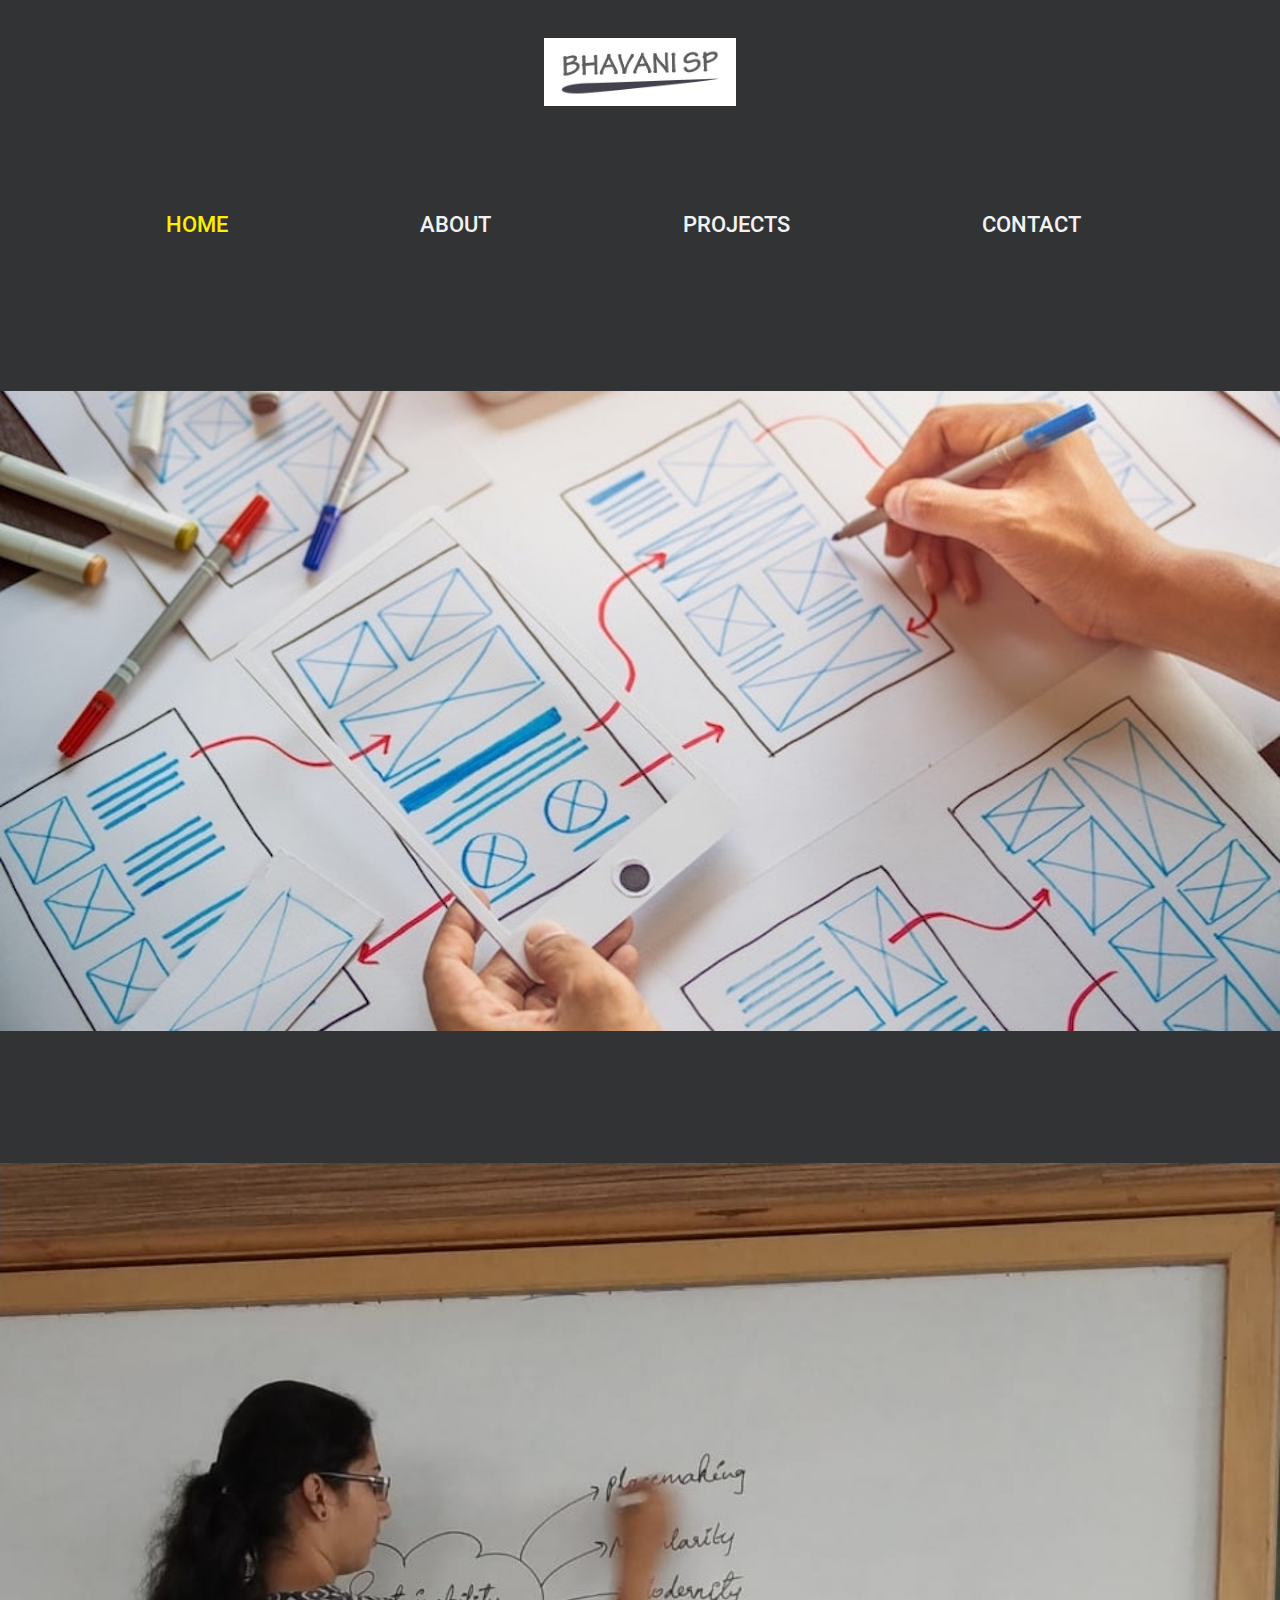
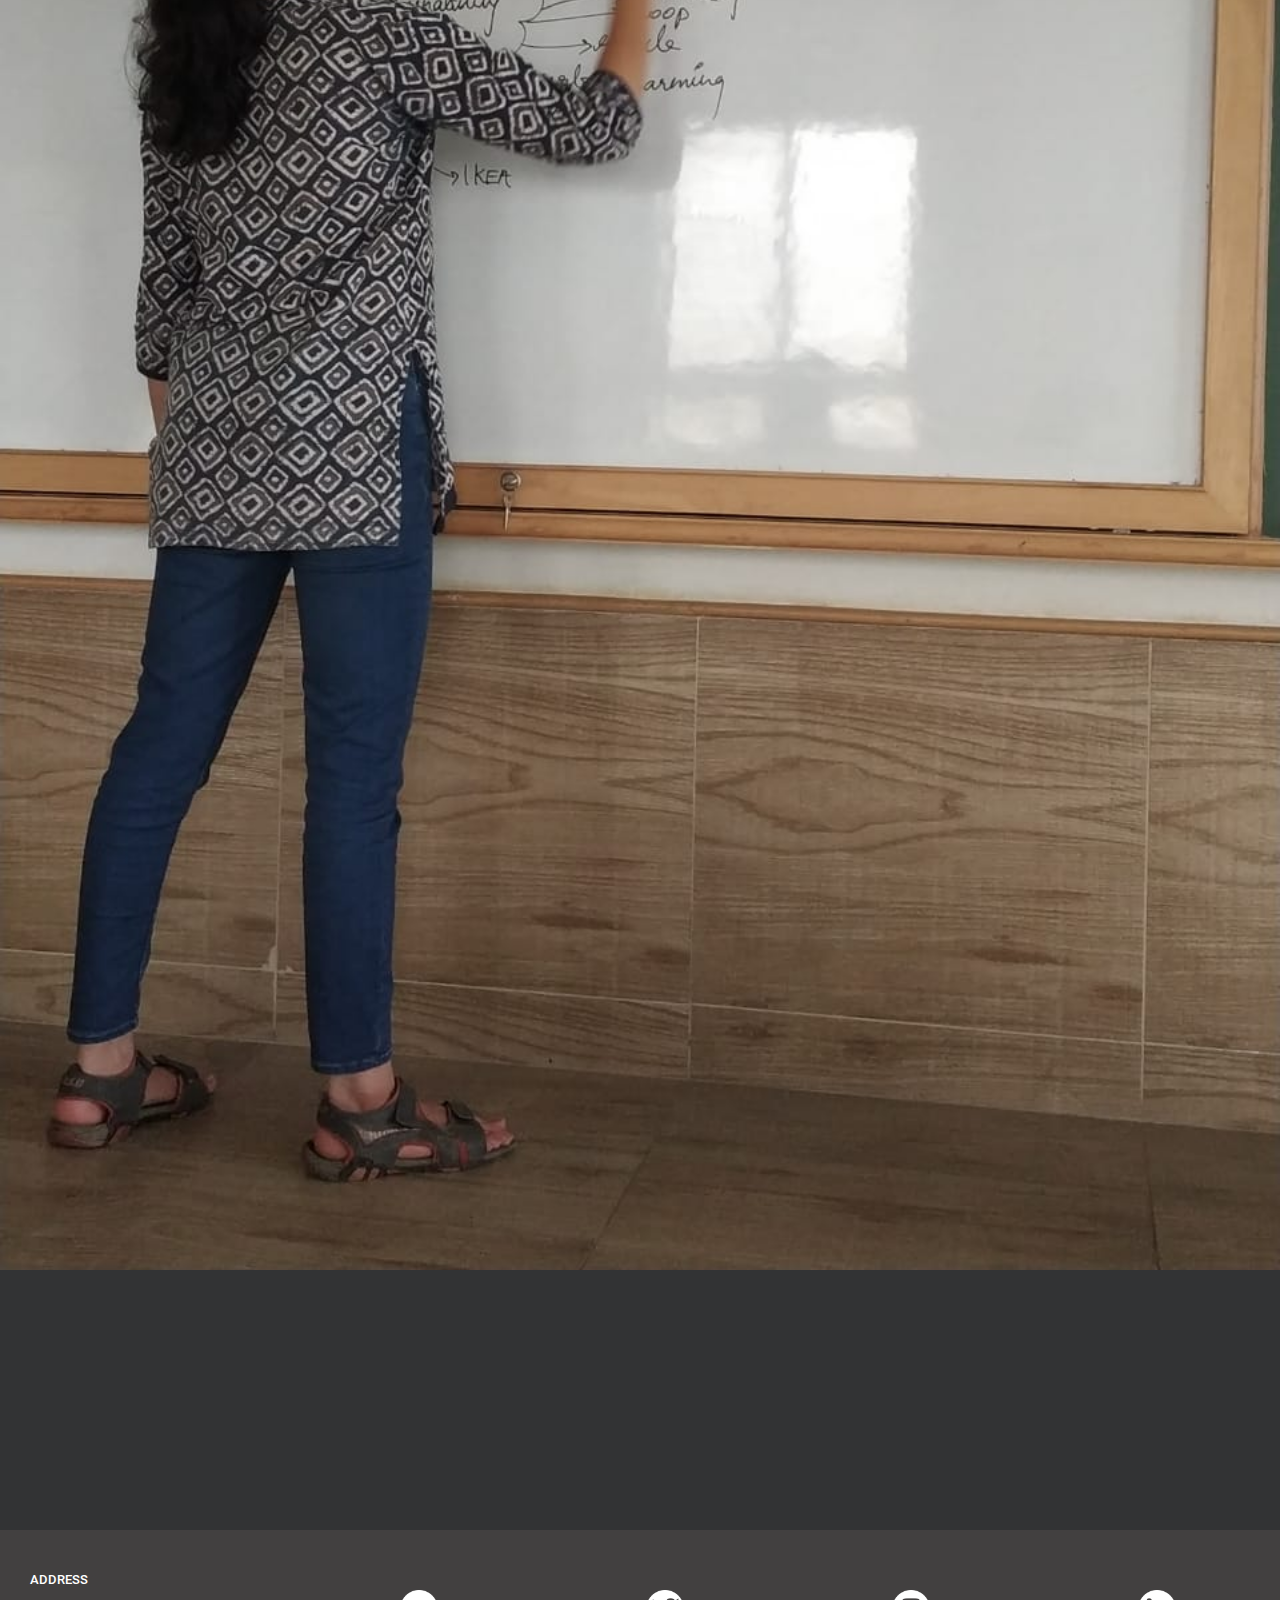
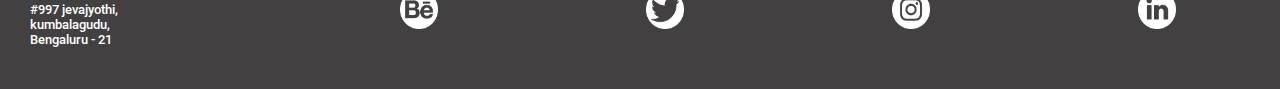
<file: index.html>
<!DOCTYPE html>
<head>
        <title>Bhavani SP Portfolio</title>
    <meta name="author" content="Bhavani SP">
    <meta name="key" content="Myportfolio">
    <meta name="viewpot" content="shrink-to-fit, initial scale=1.0, width-device-width, height=device-height, minimum-scale=1.0, maximum-scale=1,0, user-scalable=no"/>
    
    <link rel="stylesheet" type="text/css" href="/css/home.css">
    <link rel="stylesheet" type="text/css" href="/css/header.css">
    <link rel="stylesheet" type="text/css" href="/css/footer.css">
    </head>

<body>

    <div class="logo">
        <div class="logo img">
          <img src="/images/logo.JPG">
        </div>
      </div>
    
      <div class="topnav" id="myTopnav">
        <a href="index.html" class="active">HOME</a>
        <a href="about.html">ABOUT</a>
        <a href="project.html">PROJECTS</a>
        <a href="contact.html">CONTACT</a>
        <a href="javascript:void(0);" class="icon" onclick="myFunction()">
          <img height="20vw" width="20vw" src="/images/hamburger.png">
        </a>
      </div>
    
      <div class="slide-bar">
            <img src="/images/slide.jpg"> 
            <img src="/images/me.jpg">
        </div>

        <div class="footer">
                <div class="footer-container">
                <div class="address">
                <p>ADDRESS<br><br>#997 jevajyothi,<br>kumbalagudu,<br>Bengaluru - 21</p>
                </div>
            
                <div class="l1">
                            <a href="https://www.behance.net/bhavanibspbe99"> <img src="/images/behance-logo.png"> </a>
                        </div>
                        <div class="l2">
                        <a href="https://twitter.com/bsp43483039"><img src="/images/twitter-social-logotype.png"> </a>
                        </div>
                        <div class="l3">
                        <a href="https://www.instagram.com/bsp514/"><img src="/images/instagram.png"> </a>
                        </div>
                        <div class="l4">
                        <a href="https://www.linkedin.com/in/bhavani-sp-129776164/"><img src="/images/linkedin(2).png"> </a>
                        </div>
            </div>
            </div>
    
            <script>
                    function myFunction() {
                      var x = document.getElementById("myTopnav");
                      if (x.className === "topnav") {
                        x.className += " responsive";
                      } else {
                        x.className = "topnav";
                      }
                    }
                    </script>

</body>
</html>
</file>
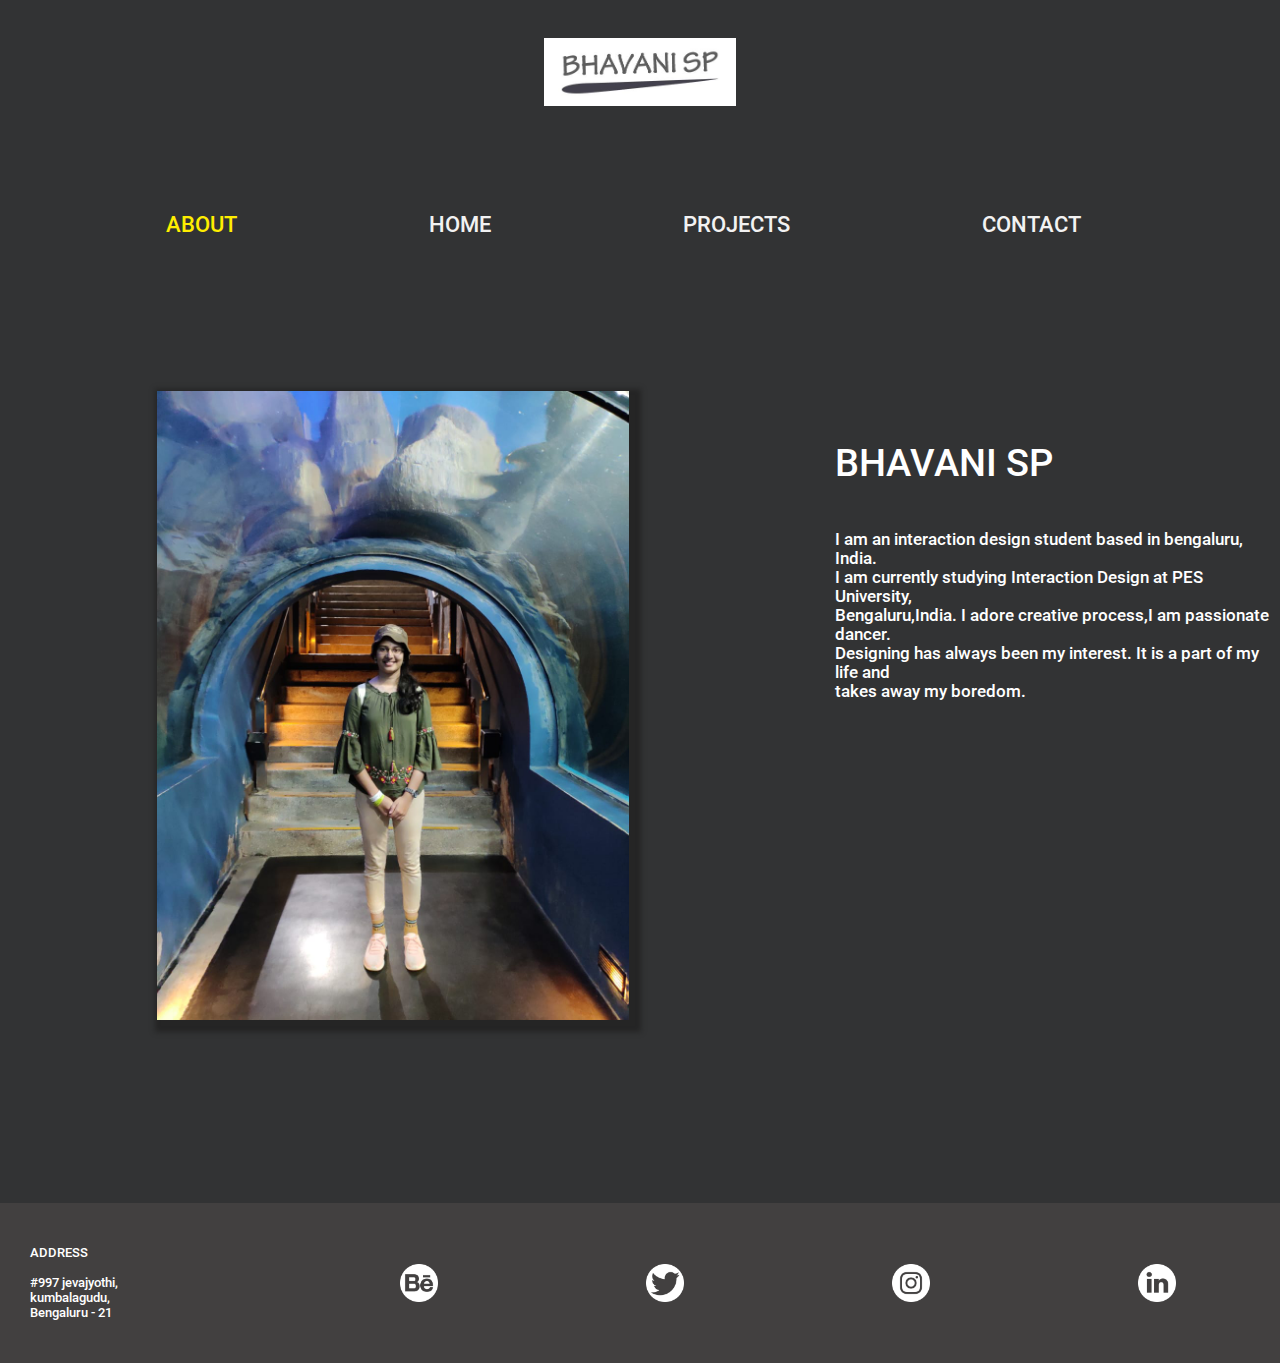
<file: about.html>
<!DOCTYPE html>
<head>
        <title>Bhavani SP Portfolio</title>
    <meta name="author" content="Bhavani SP">
    <meta name="key" content="Myportfolio">
    <meta name="viewpot" content="shrink-to-fit, initial scale=1.0, width-device-width, height=device-height, minimum-scale=1.0, maximum-scale=1,0, user-scalable=no"/>
    
    <link rel="stylesheet" type="text/css" href="/css/about.css">
    <link rel="stylesheet" type="text/css" href="/css/header.css">
    <link rel="stylesheet" type="text/css" href="/css/footer.css">
    </head>

<body>
    
    <div class="logo">
        <div class="logo img">
          <img src="/images/logo.JPG">
        </div>
      </div>
    
      <div class="topnav" id="myTopnav">
        <a href="about.html"class="active">ABOUT</a>
        <a href="index.html" >HOME</a>
        <a href="project.html">PROJECTS</a>
        <a href="contact.html">CONTACT</a>
        <a href="javascript:void(0);" class="icon" onclick="myFunction()">
          <img height="20vw" width="20vw" src="/images/hamburger.png">
        </a>
      </div>
        

        <div class="self">
            <div class="myself">
                <img src="/images/myimg.jpg">
            </div>
            <div class="about-myself">
                BHAVANI SP <br> <br>
            <div class="description">
                    I am an interaction design student based in bengaluru, India.<br>
                    I am currently studying Interaction Design at PES University, <br>
                    Bengaluru,India. I adore creative process,I am passionate dancer.<br>
                    Designing has always been my interest. It is a part of my life and <br>
                    takes away my boredom.
                </div>
            </div>
        </div>
        

        <div class="footer">
            <div class="footer-container">
            <div class="address">
            <p>ADDRESS<br><br>#997 jevajyothi,<br>kumbalagudu,<br>Bengaluru - 21</p>
            </div>
        
            <div class="l1">
                    <a href="https://www.behance.net/bhavanibspbe99"> <img src="/images/behance-logo.png"> </a>
                </div>
                <div class="l2">
                <a href="https://twitter.com/bsp43483039"><img src="/images/twitter-social-logotype.png"> </a>
                </div>
                <div class="l3">
                <a href="https://www.instagram.com/bsp514/"><img src="/images/instagram.png"> </a>
                </div>
                <div class="l4">
                <a href="https://www.linkedin.com/in/bhavani-sp-129776164/"><img src="/images/linkedin(2).png"> </a>
                </div>
        </div>
        </div>

        <script>
            function myFunction() {
              var x = document.getElementById("myTopnav");
              if (x.className === "topnav") {
                x.className += " responsive";
              } else {
                x.className = "topnav";
              }
            }
            </script>

</body>
</html>
</file>
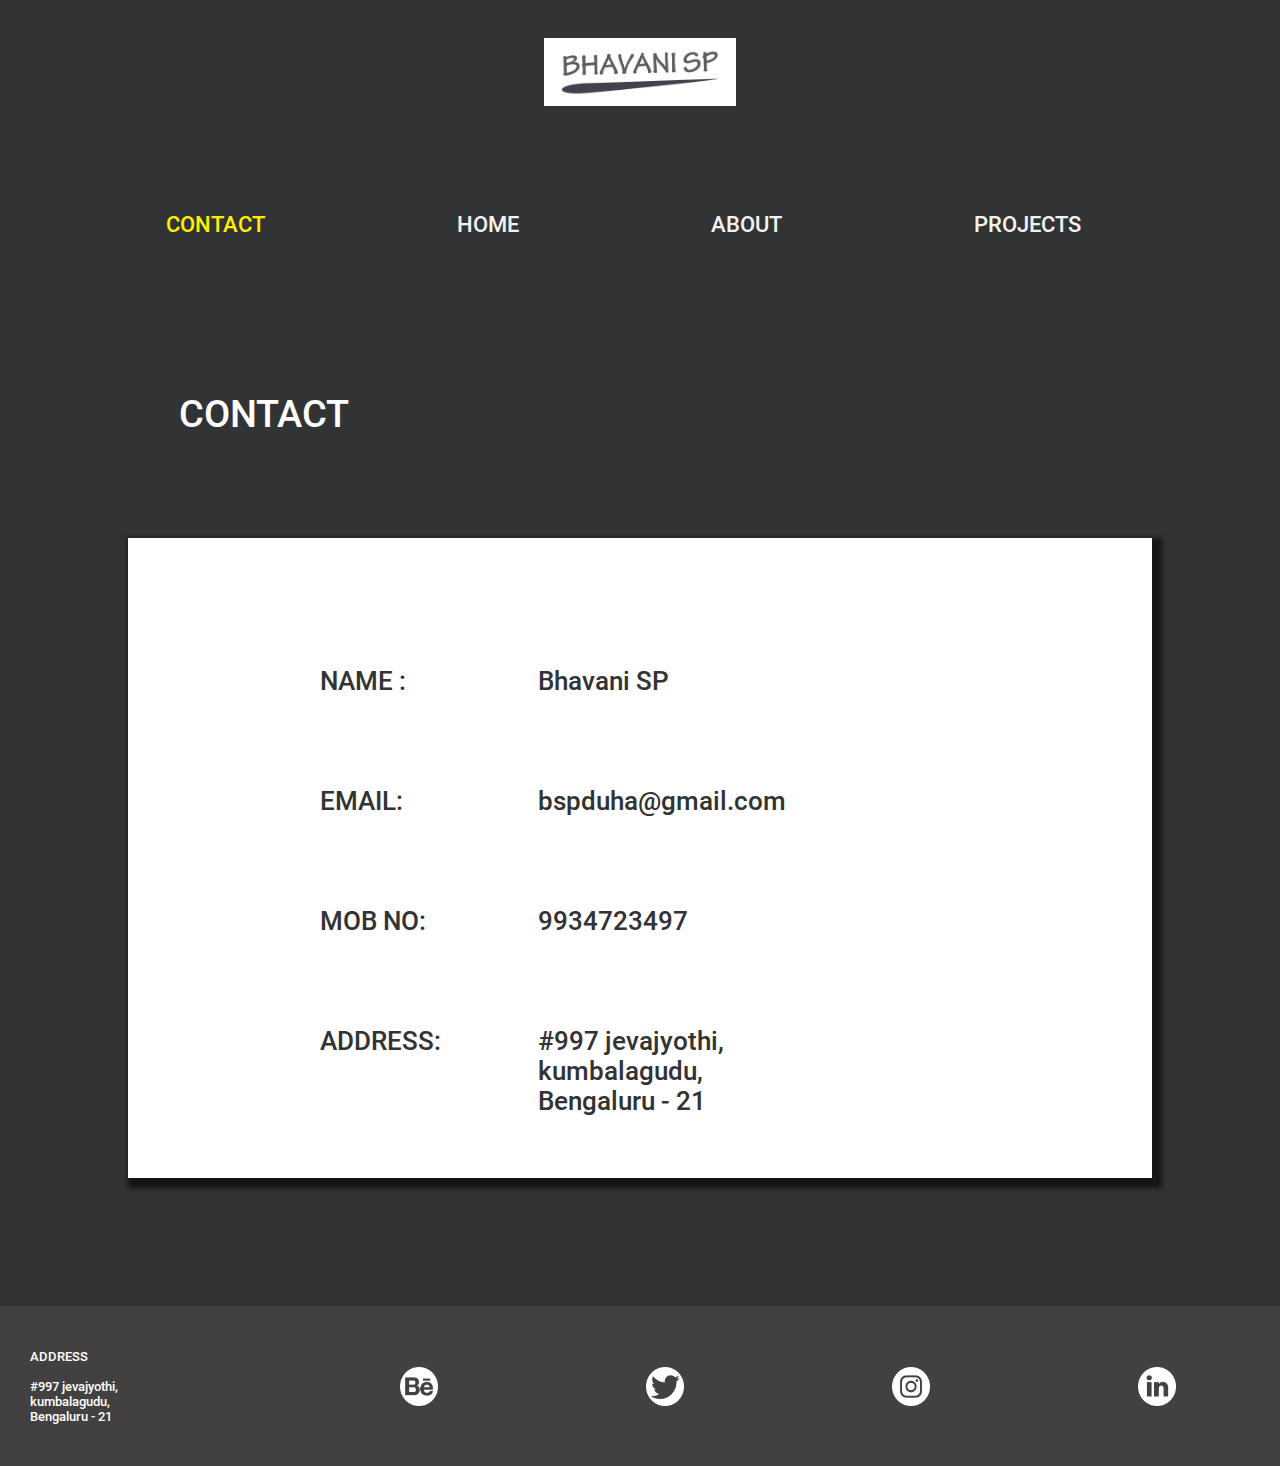
<file: contact.html>
<!DOCTYPE html>
<head>
        <title>Bhavani SP Portfolio</title>
    <meta name="author" content="Bhavani SP">
    <meta name="key" content="Myportfolio">
    <meta name="viewpot" content="shrink-to-fit, initial scale=1.0, width-device-width, height=device-height, minimum-scale=1.0, maximum-scale=1,0, user-scalable=no"/>
    
    <link rel="stylesheet" type="text/css" href="/css/contact.css">
    <link rel="stylesheet" type="text/css" href="/css/header.css">
    <link rel="stylesheet" type="text/css" href="/css/footer.css">
    </head>

<body>
    
        <div class="logo">
                <div class="logo img">
                  <img src="/images/logo.JPG">
                </div>
              </div>
            
              <div class="topnav" id="myTopnav">
                  <a href="contact.html"class="active">CONTACT</a>
                <a href="index.html" >HOME</a>
                <a href="about.html">ABOUT</a>
                <a href="project.html">PROJECTS</a>  
                <a href="javascript:void(0);" class="icon" onclick="myFunction()">
                  <img height="20vw" width="20vw" src="/images/hamburger.png">
                </a>
              </div>

        <div class="contact">
                <div class="heading">
                        CONTACT
                    </div>
              <div class="contact-container">
            <div class="description-1">
                NAME : <br> <br> <br> <br>
                EMAIL: <br> <br> <br> <br>
                MOB NO: <br> <br> <br> <br>
                ADDRESS:
            </div>
            <div class="description-2">
                Bhavani SP <br> <br> <br> <br>
                bspduha@gmail.com <br> <br> <br> <br>
                9934723497 <br> <br> <br> <br>
                #997 jevajyothi,<br>
                kumbalagudu,<br>
                Bengaluru - 21

            </div>
        </div>
        </div>
        <div class="footer">
                        <div class="footer-container">
                        <div class="address">
                        <p>ADDRESS<br><br>#997 jevajyothi,<br>kumbalagudu,<br>Bengaluru - 21</p>
                        </div>
                    
                        <div class="l1">
                            <a href="https://www.behance.net/bhavanibspbe99"> <img src="/images/behance-logo.png"> </a>
                        </div>
                        <div class="l2">
                        <a href="https://twitter.com/bsp43483039"><img src="/images/twitter-social-logotype.png"> </a>
                        </div>
                        <div class="l3">
                        <a href="https://www.instagram.com/bsp514/"><img src="/images/instagram.png"> </a>
                        </div>
                        <div class="l4">
                        <a href="https://www.linkedin.com/in/bhavani-sp-129776164/"><img src="/images/linkedin(2).png"> </a>
                        </div>
                    </div>
                    </div>

                    <script>
                        function myFunction() {
                          var x = document.getElementById("myTopnav");
                          if (x.className === "topnav") {
                            x.className += " responsive";
                          } else {
                            x.className = "topnav";
                          }
                        }
                        </script>
</body>
</html>
</file>
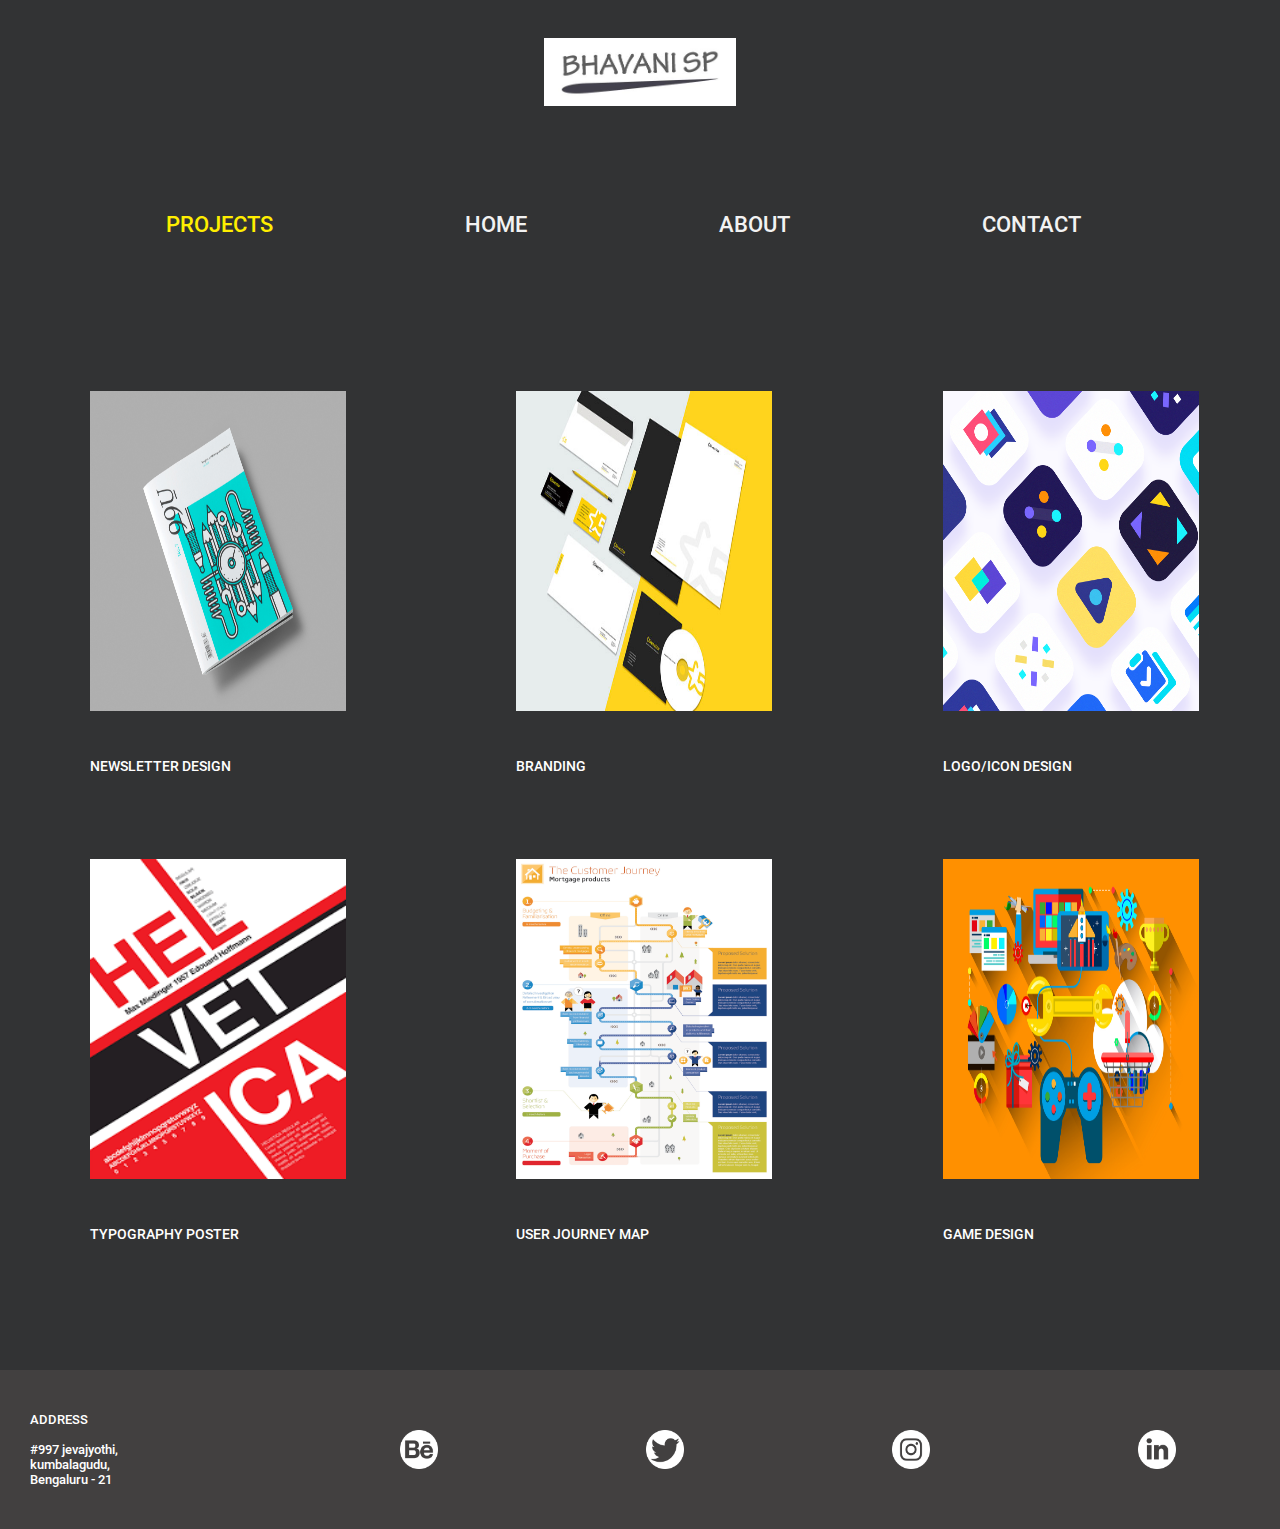
<file: project.html>
<!DOCTYPE html>
<head>
        <title>Bhavani SP Portfolio</title>
    <meta name="author" content="Bhavani SP">
    <meta name="key" content="Myportfolio">
    <meta name="viewpot" content="shrink-to-fit, initial scale=1.0, width-device-width, height=device-height, minimum-scale=1.0, maximum-scale=1,0, user-scalable=no"/>
    
    <link rel="stylesheet" type="text/css" href="/css/project.css">
    <link rel="stylesheet" type="text/css" href="/css/header.css">
    <link rel="stylesheet" type="text/css" href="/css/footer.css">
    </head>

<body>
    <div class="main">
            <div class="logo">
                    <div class="logo img">
                      <img src="/images/logo.JPG">
                    </div>
                  </div>
                
                  <div class="topnav" id="myTopnav">
                        <a href="project.html"class="active">PROJECTS</a>
                    <a href="index.html" >HOME</a>
                    <a href="about.html">ABOUT</a>
                    <a href="contact.html">CONTACT</a>
                    <a href="javascript:void(0);" class="icon" onclick="myFunction()">
                      <img height="20vw" width="20vw" src="/images/hamburger.png">
                    </a>
                  </div>


        <div class="project-container">
            <div class="project-1">
            <div class="p1">
                <img src="/images/newsletter.jpg">
            </div>
            
            <div class="t1">
                NEWSLETTER DESIGN
            </div>
        </div>
        <dIv class="project-2">
                <div class="p2">
                    <a href="project1.html">
                        <img src="/images/branding.jpg">
                        </a>
                </div>
                <div class="t2">
                        <a href="project1.html">
                                BRANDING
                                </a>
                </div>
            </div>
            <div class="project-3">
                    <div class="p3">
                            <a href="project2.html">
                                    <img src="/images/icon.png">
                                    </a>
                    </div>
                    <div class="t3">
                            <a href="project2.html">
                                    LOGO/ICON DESIGN
                                    </a>
                    </div>
                </div>
                <dIv class="project-4">
                        <div class="p4">
                            <img src="/images/images.png">
                        </div>
                        <div class="t4">
                            TYPOGRAPHY POSTER
                        </div>
                    </div>
                    <dIv class="project-5">
                            <div class="p5">
                                <img src="/images/map.png">
                            </div>
                            <div class="t5">
                                USER JOURNEY MAP
                            </div>
                        </div>
                        <dIv class="project-6">
                                <div class="p6">
                                    <img src="/images/game.png">
                                </div>
                                <div class="t6">
                                    GAME DESIGN
                                </div>
                            </div>
        </div>
        <div class="footer">
                <div class="footer-container">
                <div class="address">
                <p>ADDRESS<br><br>#997 jevajyothi,<br>kumbalagudu,<br>Bengaluru - 21</p>
                </div>
            
                <div class="l1">
                        <a href="https://www.behance.net/bhavanibspbe99"> <img src="/images/behance-logo.png"> </a>
                    </div>
                    <div class="l2">
                    <a href="https://twitter.com/bsp43483039"><img src="/images/twitter-social-logotype.png"> </a>
                    </div>
                    <div class="l3">
                    <a href="https://www.instagram.com/bsp514/"><img src="/images/instagram.png"> </a>
                    </div>
                    <div class="l4">
                    <a href="https://www.linkedin.com/in/bhavani-sp-129776164/"><img src="/images/linkedin(2).png"> </a>
                    </div>
            </div>
            </div>
    </div>

    
    <script>
            function myFunction() {
              var x = document.getElementById("myTopnav");
              if (x.className === "topnav") {
                x.className += " responsive";
              } else {
                x.className = "topnav";
              }
            }
            </script>

</body>
</html>
</file>
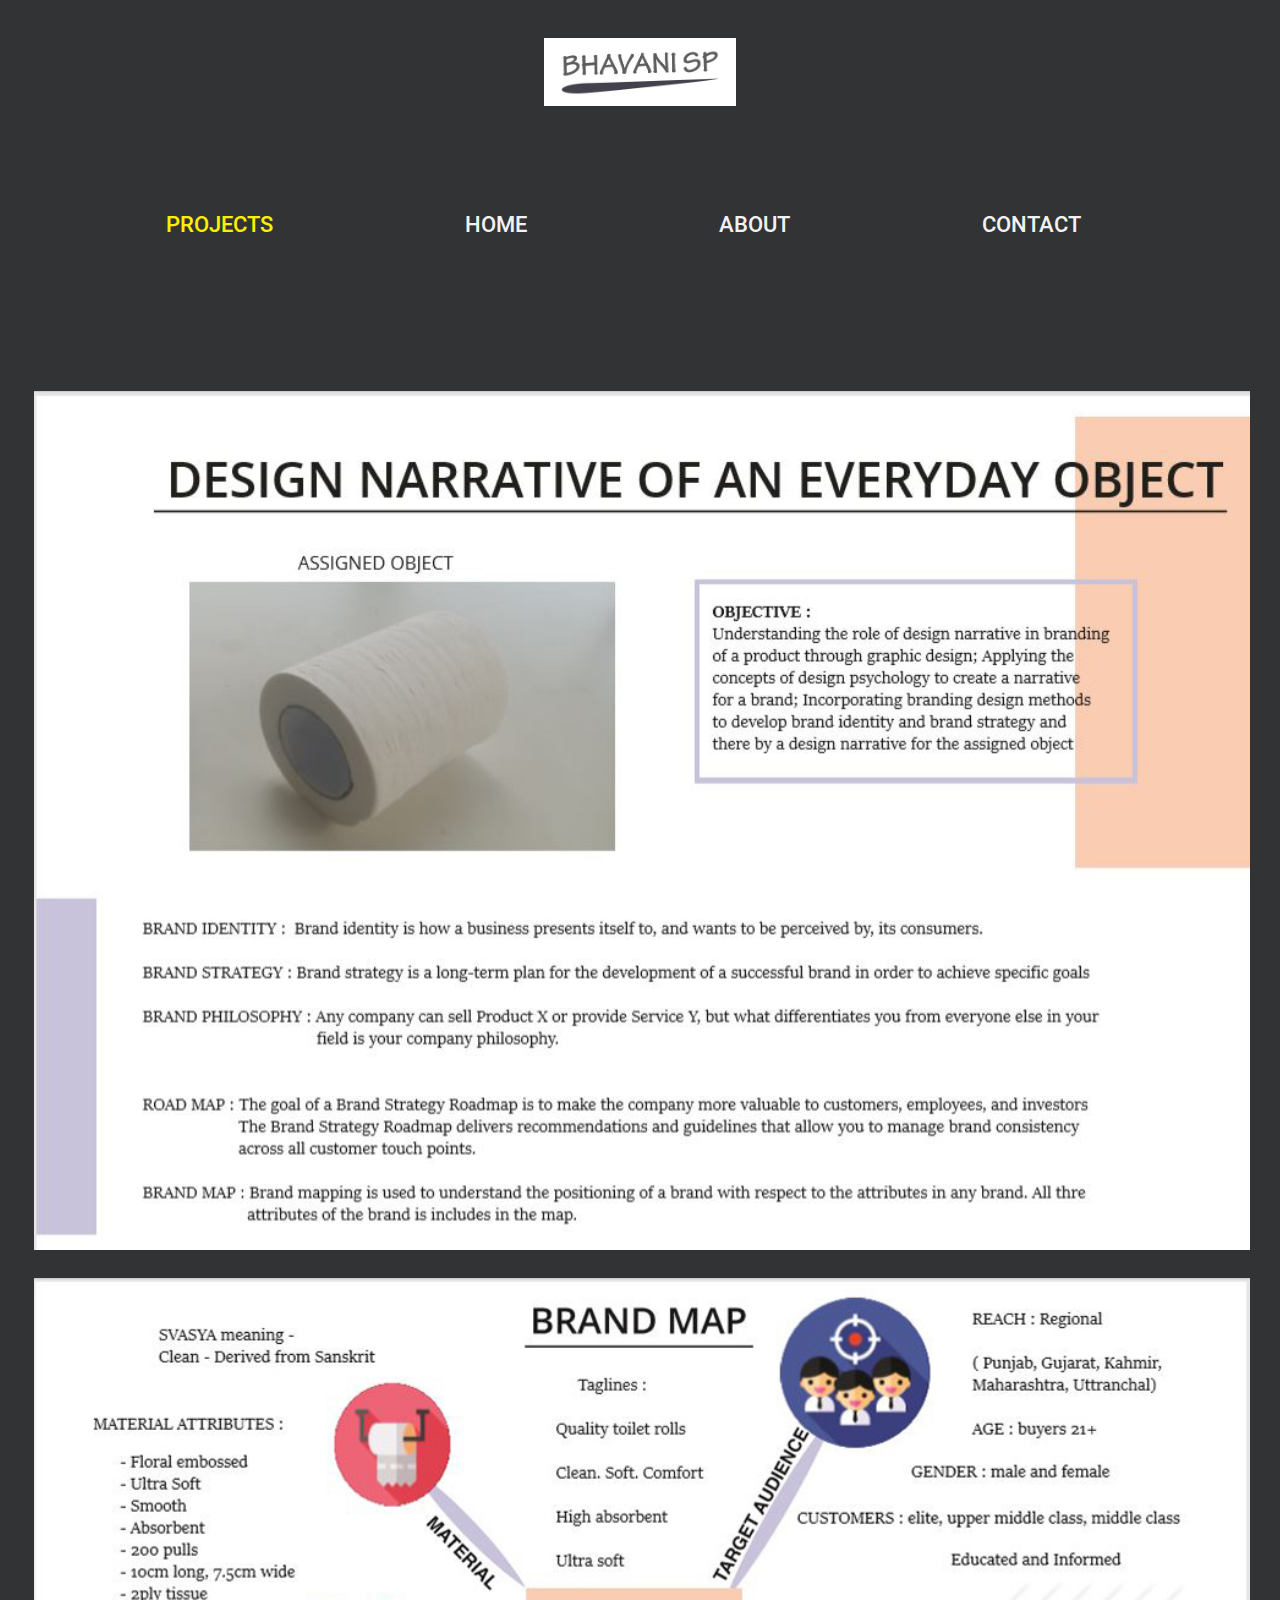
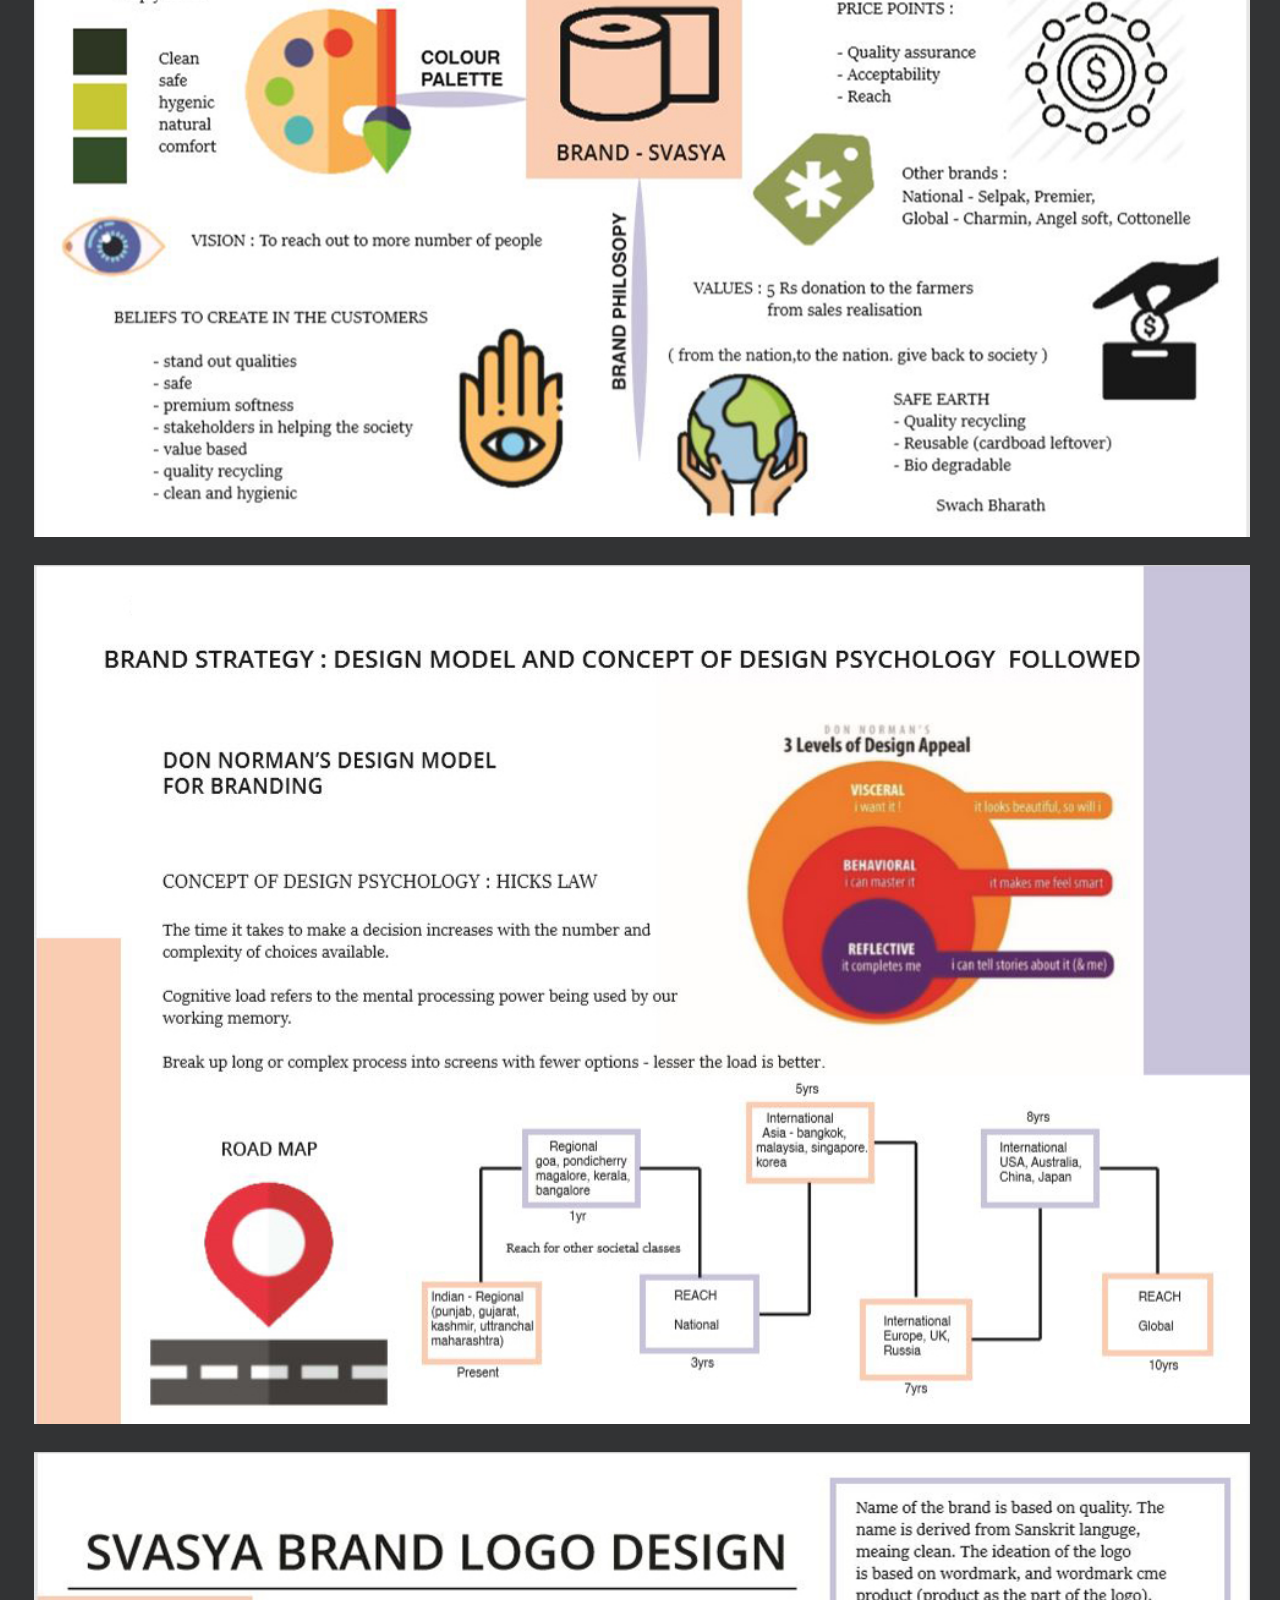
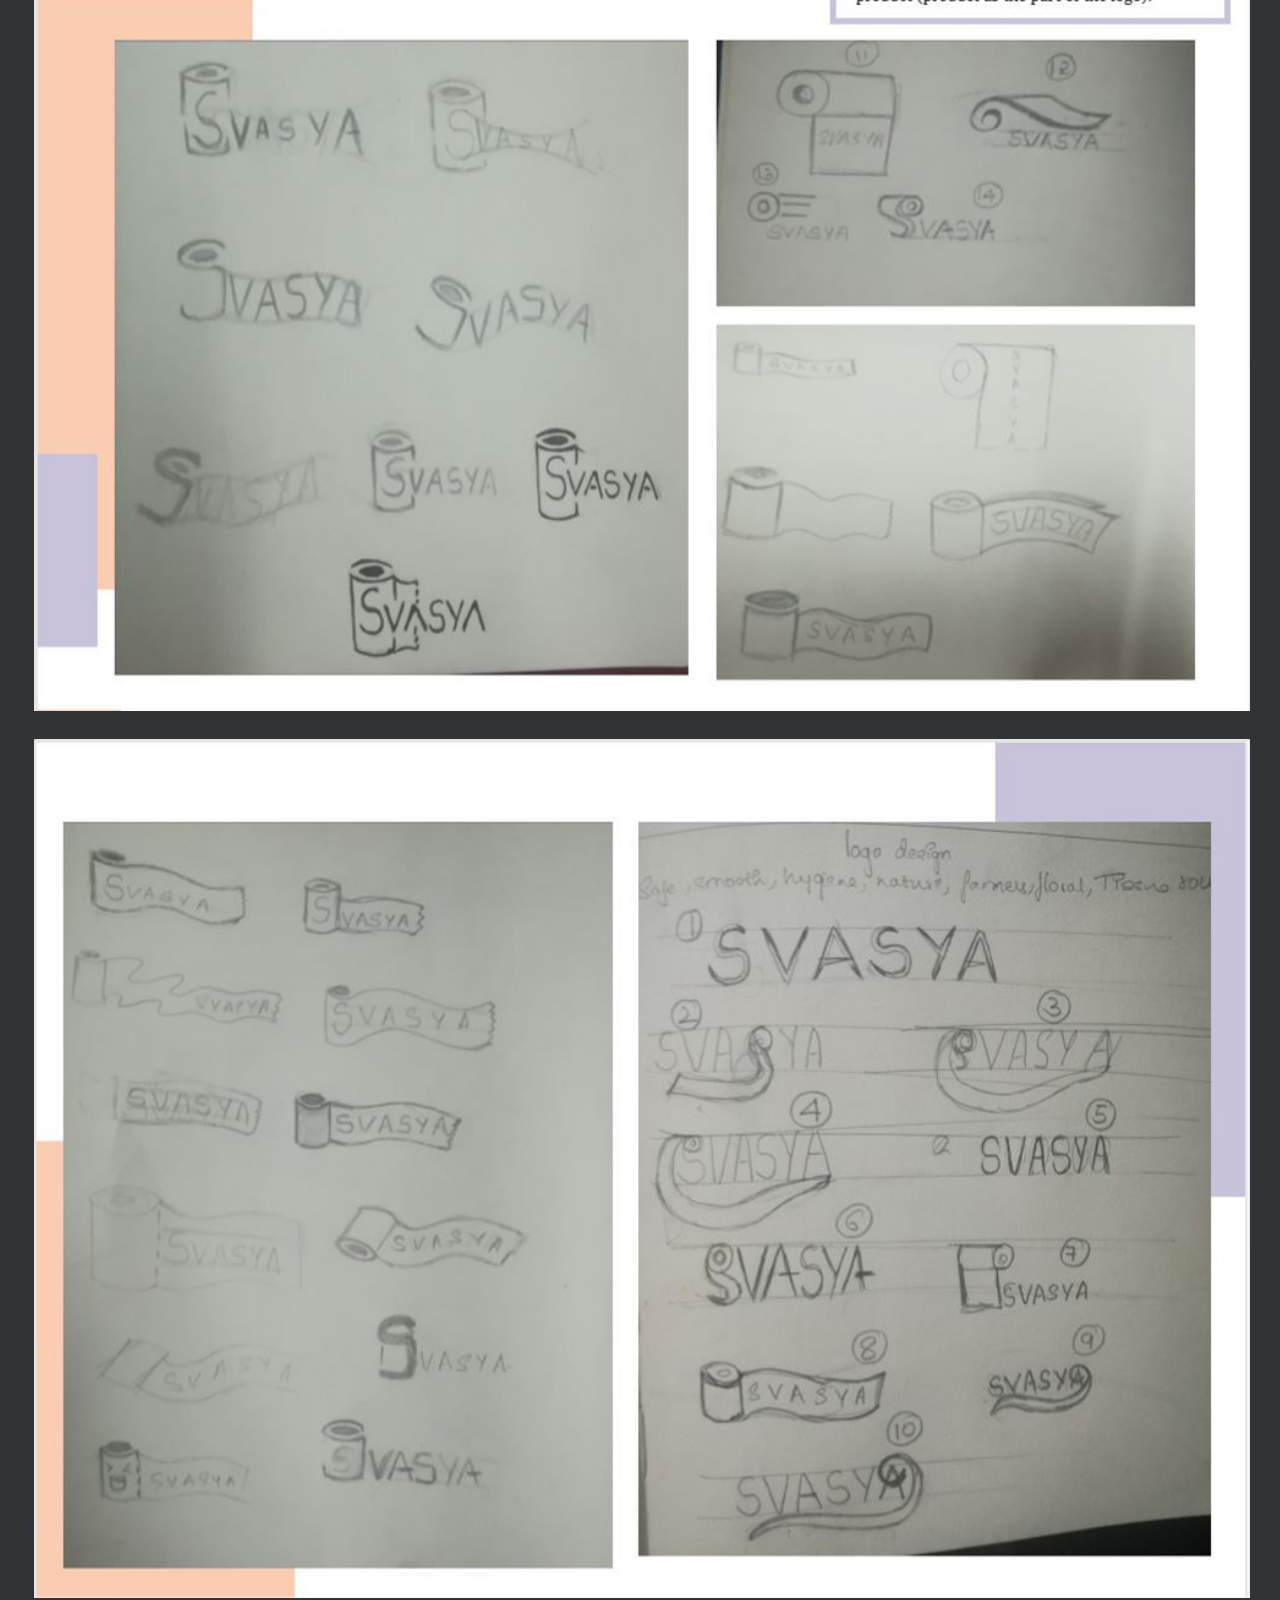
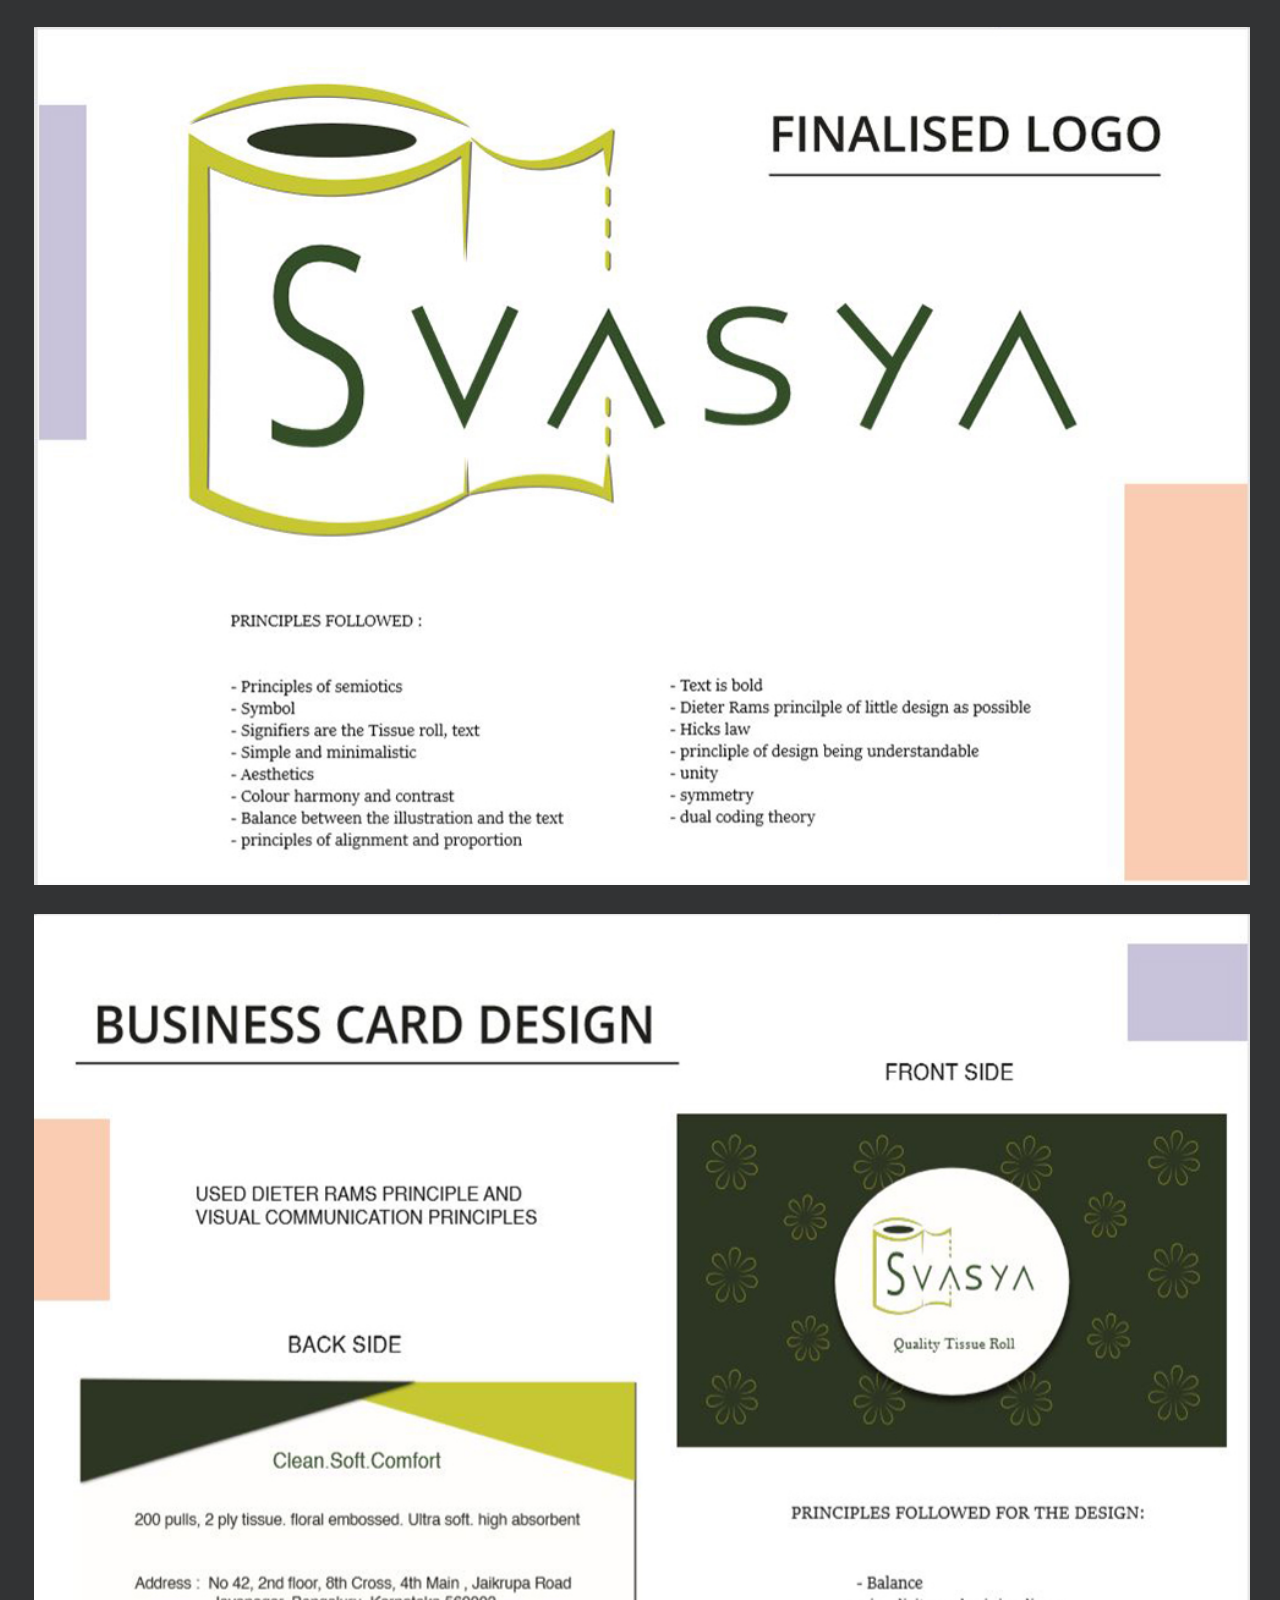
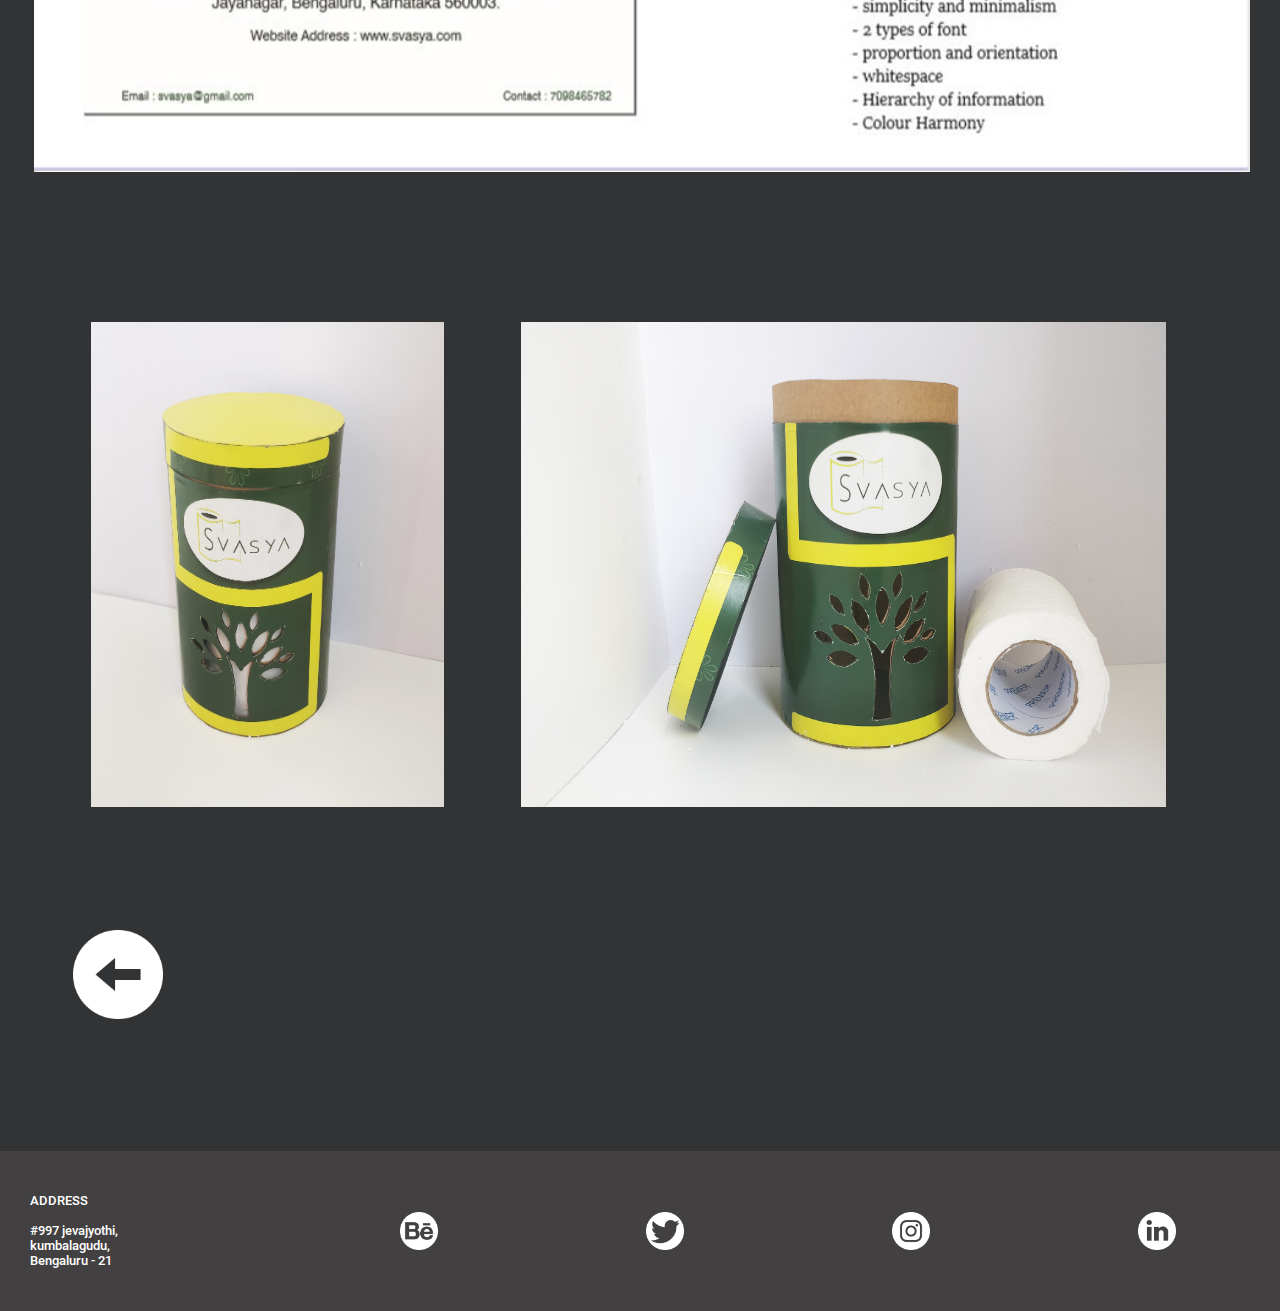
<file: project1.html>
<!DOCTYPE html>
<head>
        <title>Bhavani SP Portfolio</title>
    <meta name="author" content="Bhavani SP">
    <meta name="key" content="Myportfolio">
    <meta name="viewpot" content="shrink-to-fit, initial scale=1.0, width-device-width, height=device-height, minimum-scale=1.0, maximum-scale=1,0, user-scalable=no"/>
    
    <link rel="stylesheet" type="text/css" href="/css/project1.css">
    <link rel="stylesheet" type="text/css" href="/css/header.css">
    <link rel="stylesheet" type="text/css" href="/css/footer.css">
    </head>

<body>

        <div class="logo">
            <div class="logo img">
              <img src="/images/logo.JPG">
            </div>
          </div>
        
          <div class="topnav" id="myTopnav">
              <a href="project.html"class="active">PROJECTS</a>
            <a href="index.html" >HOME</a>
            <a href="about.html">ABOUT</a>
            <a href="contact.html">CONTACT</a>
            <a href="javascript:void(0);" class="icon" onclick="myFunction()">
              <img height="20vw" width="20vw" src="/images/hamburger.png">
            </a>
          </div>
        <div class="project1">
            <div class="p1">
                <img src="/images/p1.JPG"> 
                <img src="/images/p2.JPG"> 
                <img src="/images/p3.JPG"> 
                <img src="/images/p4.JPG"> 
                <img src="/images/p5.JPG"> 
                <img src="/images/p6.JPG"> 
                <img src="/images/p7.JPG">
            </div>
            <div class="last-p1">
                <img src="/images/p11.jpg">
                <img src="/images/p22.jpg">
        </div>
        <div class="back-icon">
           <a href="project.html"><img src="/images/left-arrow.png"></a>
        </div>
        </div>

        <div class="footer">
                <div class="footer-container">
                <div class="address">
                <p>ADDRESS<br><br>#997 jevajyothi,<br>kumbalagudu,<br>Bengaluru - 21</p>
                </div>
            
                <div class="l1">
                        <a href="https://www.behance.net/bhavanibspbe99"> <img src="/images/behance-logo.png"> </a>
                    </div>
                    <div class="l2">
                    <a href="https://twitter.com/bsp43483039"><img src="/images/twitter-social-logotype.png"> </a>
                    </div>
                    <div class="l3">
                    <a href="https://www.instagram.com/bsp514/"><img src="/images/instagram.png"> </a>
                    </div>
                    <div class="l4">
                    <a href="https://www.linkedin.com/in/bhavani-sp-129776164/"><img src="/images/linkedin(2).png"> </a>
                    </div>
            </div>
            </div>
            
            
                 <script>
                function myFunction() {
                  var x = document.getElementById("myTopnav");
                  if (x.className === "topnav") {
                    x.className += " responsive";
                  } else {
                    x.className = "topnav";
                  }
                }
                </script>

</body>
</html>
</file>
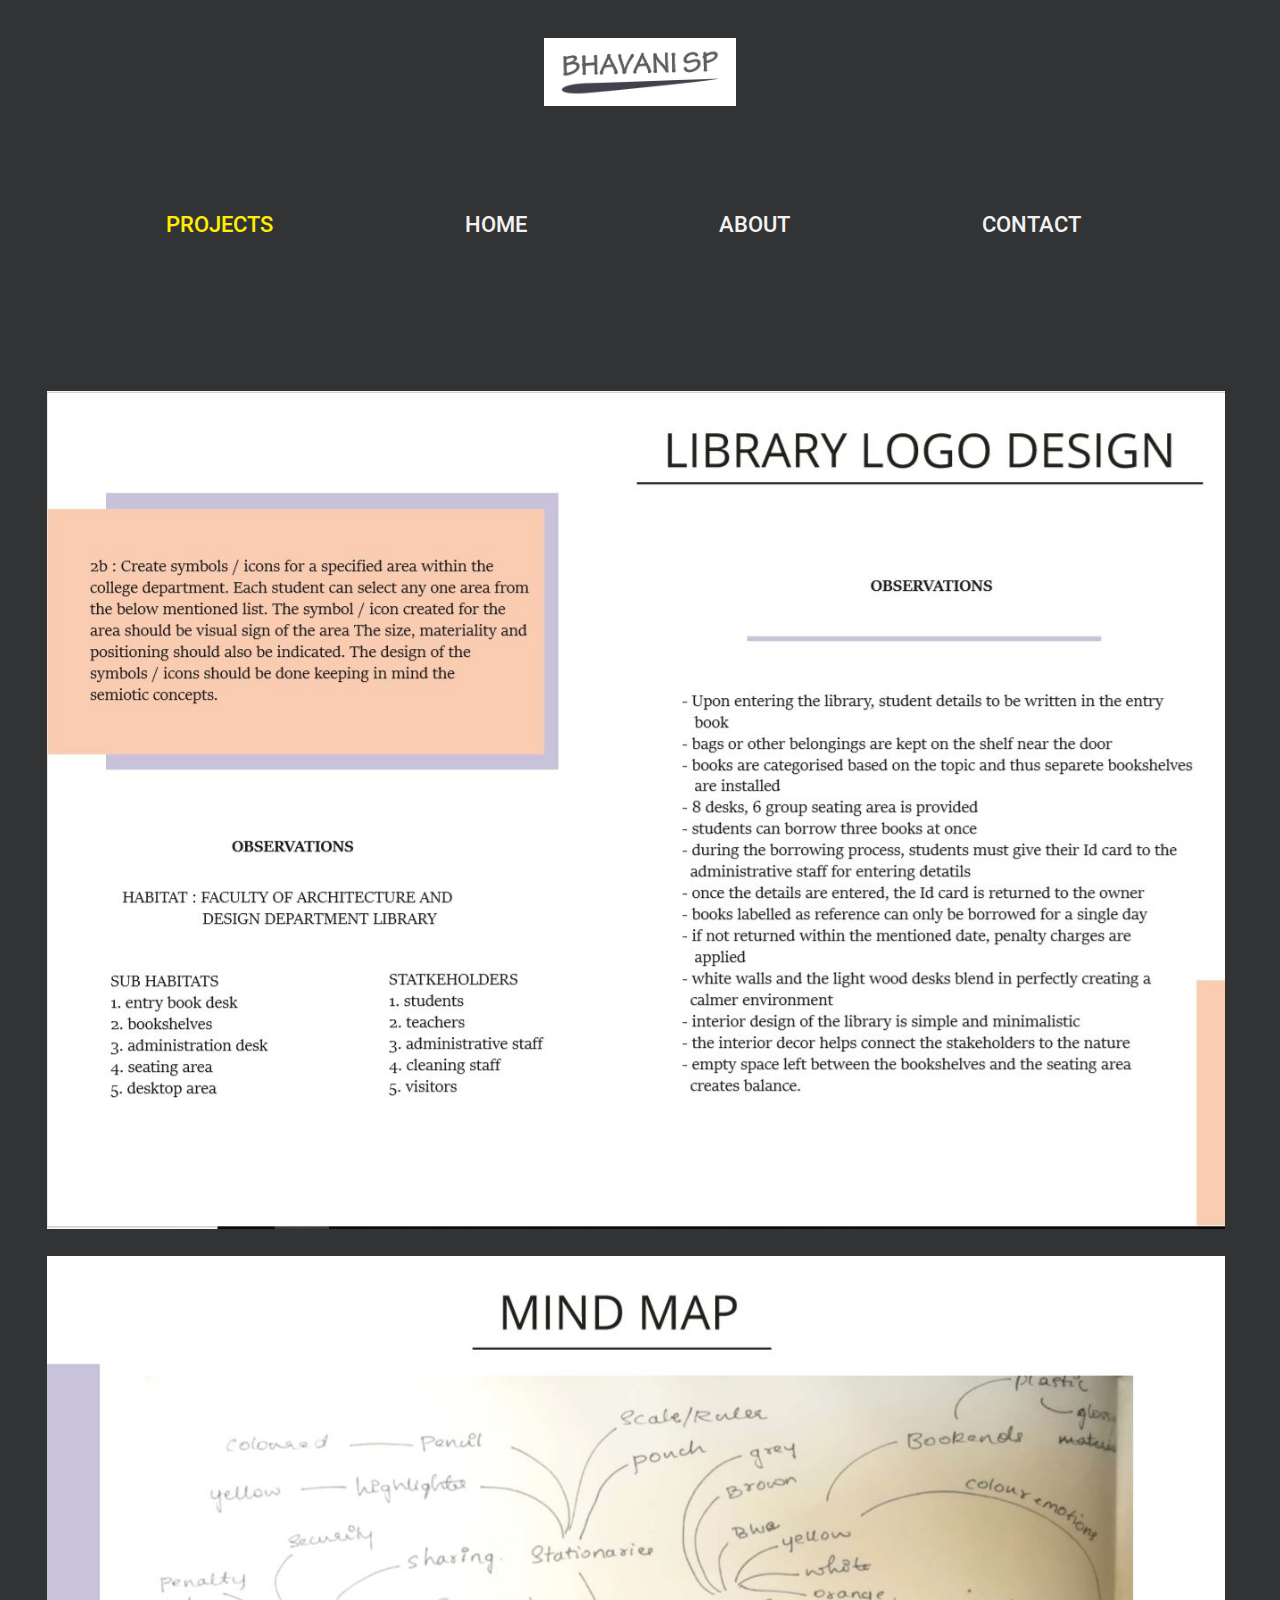
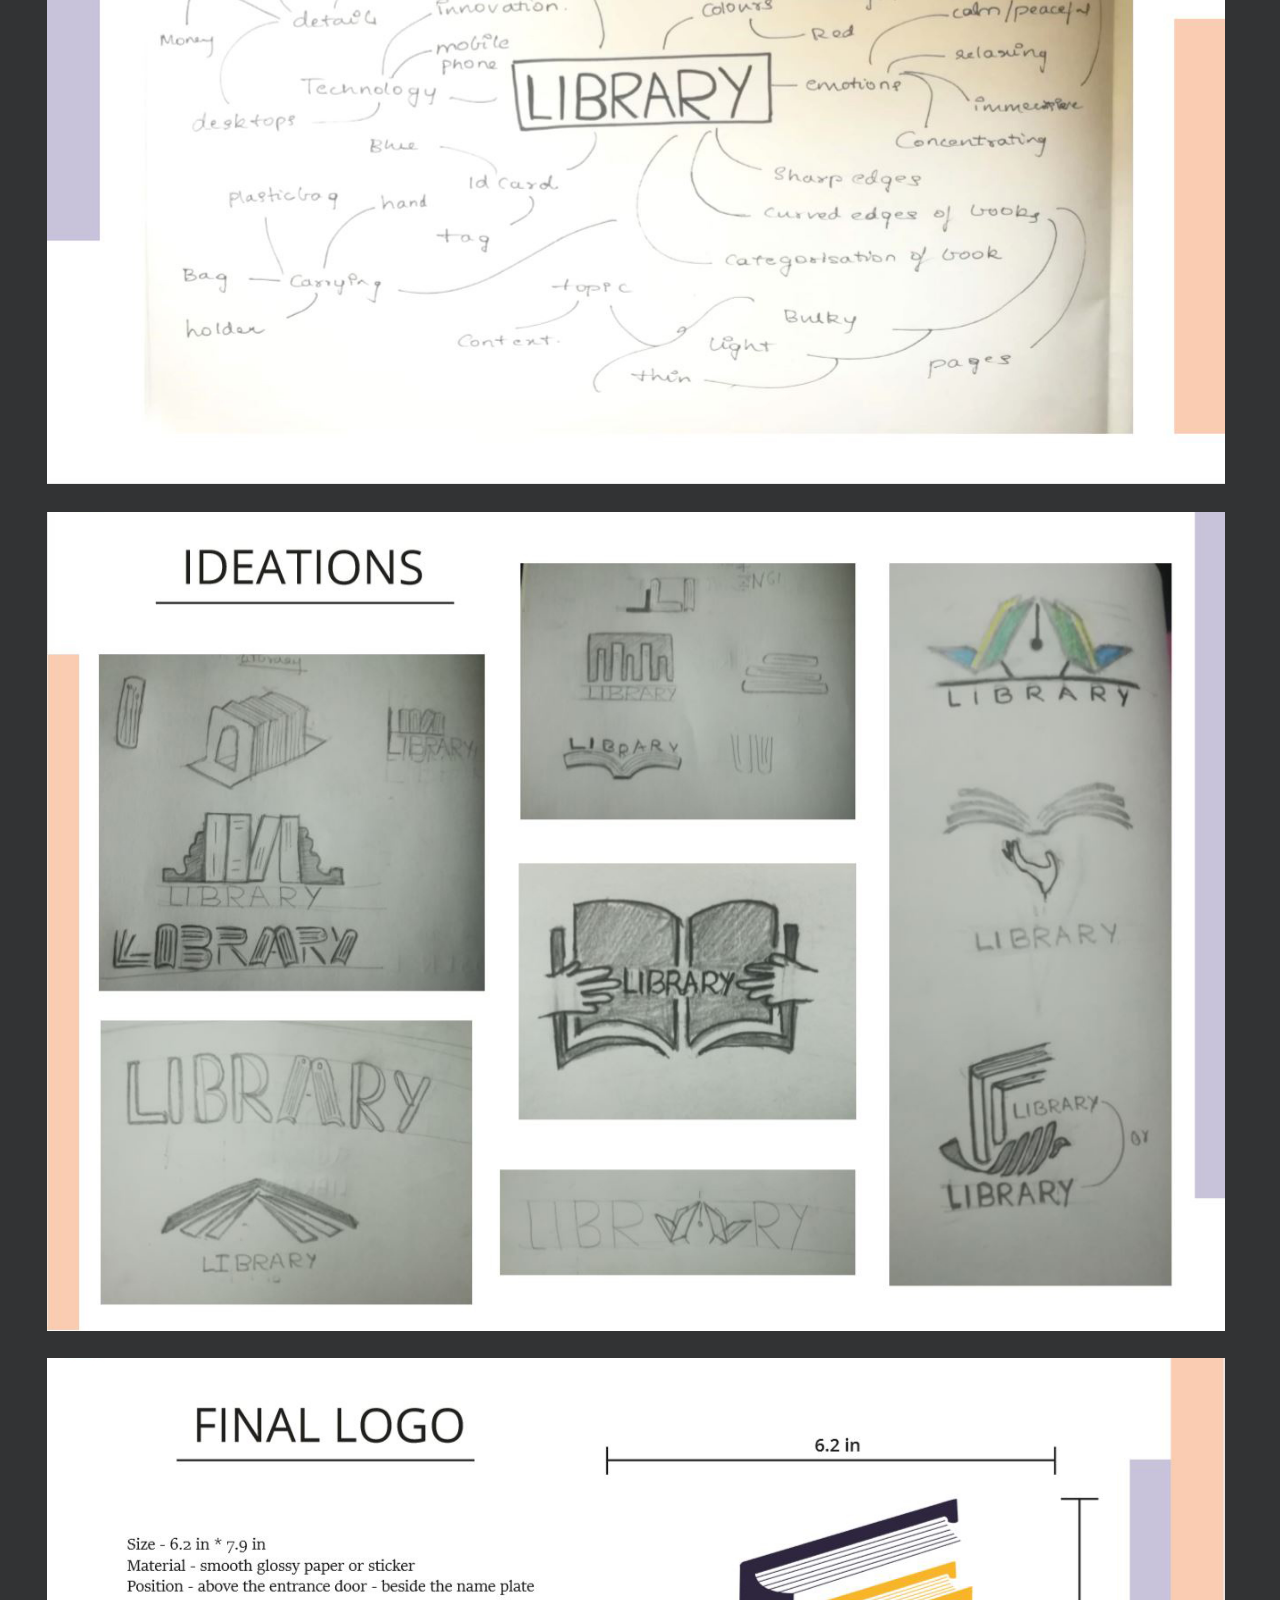
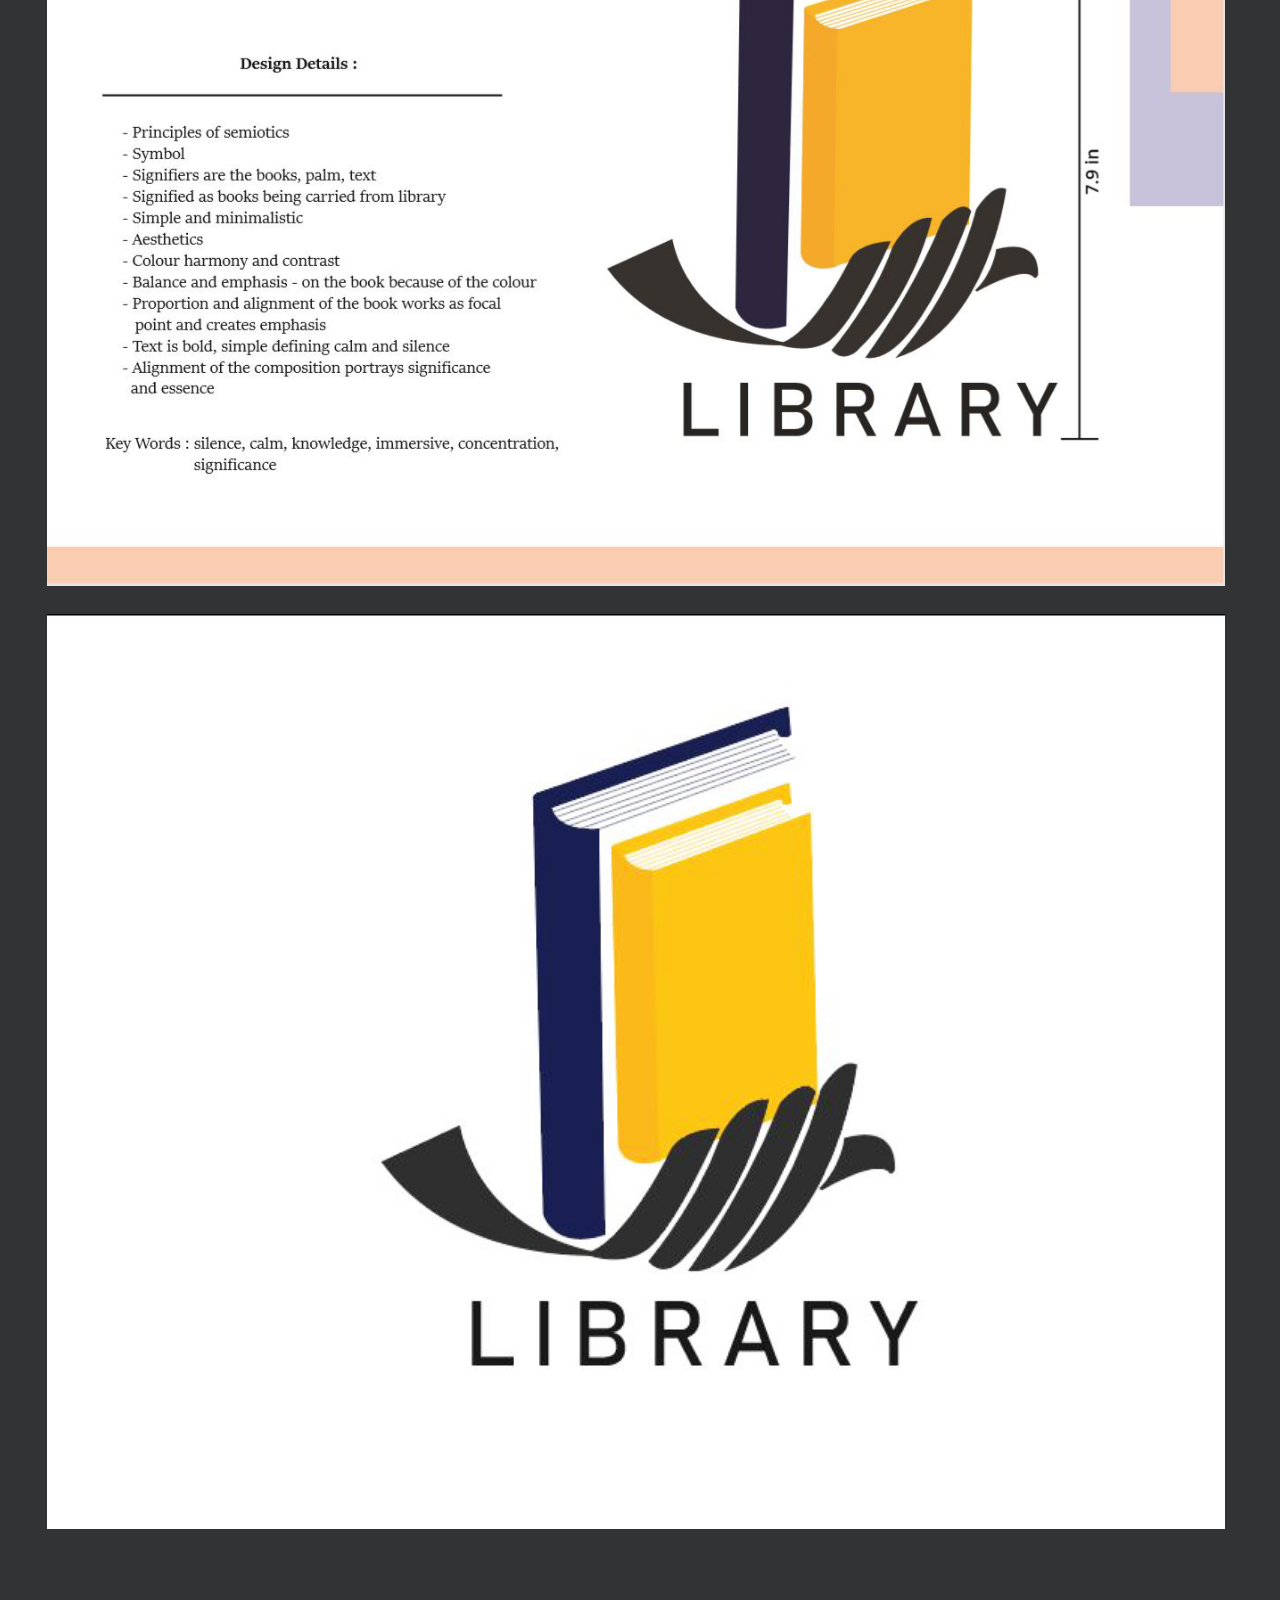
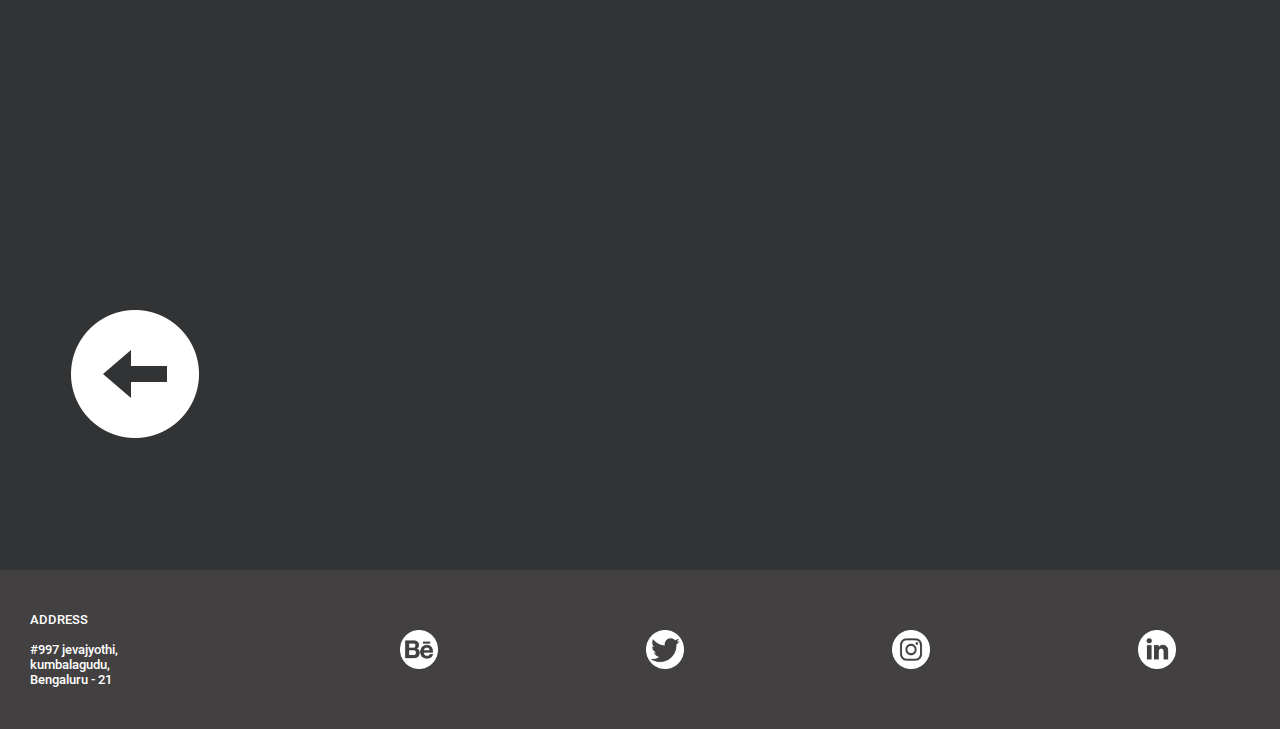
<file: project2.html>
<!DOCTYPE html>
<head>
        <title>Bhavani SP Portfolio</title>
    <meta name="author" content="Bhavani SP">
    <meta name="key" content="Myportfolio">
    <meta name="viewpot" content="shrink-to-fit, initial scale=1.0, width-device-width, height=device-height, minimum-scale=1.0, maximum-scale=1,0, user-scalable=no"/>
    
    <link rel="stylesheet" type="text/css" href="/css/project2.css">
    <link rel="stylesheet" type="text/css" href="/css/header.css">
    <link rel="stylesheet" type="text/css" href="/css/footer.css">
    </head>

<body>
    
    <div class="logo">
        <div class="logo img">
          <img src="/images/logo.JPG">
        </div>
      </div>
    
      <div class="topnav" id="myTopnav">
          <a href="project.html"class="active">PROJECTS</a>
        <a href="index.html" >HOME</a>
        <a href="about.html">ABOUT</a>
        <a href="contact.html">CONTACT</a>
        <a href="javascript:void(0);" class="icon" onclick="myFunction()">
          <img height="20vw" width="20vw" src="/images/hamburger.png">
        </a>
      </div>

        <div class="project2">
            <div class="p2">
                <img src="/images/i1.jpg"> 
                <img src="/images/i2.jpg"> 
                <img src="/images/i3.jpg"> 
                <img src="/images/i4.jpg"> 
                <img src="/images/i5.jpg"> 
            </div>
            <div class="back-icon">
                    <a href="project.html"><img src="/images/left-arrow.png"></a>
                 </div>
        </div>
        <div class="footer">
                <div class="footer-container">
                <div class="address">
                <p>ADDRESS<br><br>#997 jevajyothi,<br>kumbalagudu,<br>Bengaluru - 21</p>
                </div>
            
                <div class="l1">
                        <a href="https://www.behance.net/bhavanibspbe99"> <img src="/images/behance-logo.png"> </a>
                    </div>
                    <div class="l2">
                    <a href="https://twitter.com/bsp43483039"><img src="/images/twitter-social-logotype.png"> </a>
                    </div>
                    <div class="l3">
                    <a href="https://www.instagram.com/bsp514/"><img src="/images/instagram.png"> </a>
                    </div>
                    <div class="l4">
                    <a href="https://www.linkedin.com/in/bhavani-sp-129776164/"><img src="/images/linkedin(2).png"> </a>
                    </div>
            </div>
            </div>

            <script>
                function myFunction() {
                  var x = document.getElementById("myTopnav");
                  if (x.className === "topnav") {
                    x.className += " responsive";
                  } else {
                    x.className = "topnav";
                  }
                }
                </script>

</body>
</html>
</file>
<file: css/home.css>
@font-face{
  font-family: 'abc';
  src: url('/fonts/Roboto-Medium.ttf');
}

body{
  padding: 0vw;
  margin: 0vw;
  font-family:'abc';
  width: 100%;
  background: #323334; 
}

  .slide-bar{
    width: 100vw;
    margin: auto;
  }

  .slide-bar img{
    width: 100vw;
    margin-bottom: 10%;  
  }

  @media screen and (max-width: 480px) {
    
    
@font-face{
font-family: 'abc';
src: url('/fonts/Roboto-Medium.ttf');
}

body{
padding: 0vw;
margin: 0vw;
font-family:'abc';
width: 100%;
background: #323334;
}
.slide-bar{
  width: 100vw;
  margin: auto;
}

.slide-bar img{
  width: 100vw;  
  height: 95vw;
  margin-bottom: 5vw;
}

  }
</file>
<file: css/header.css>
.logo{ 
  text-align: center;
 }

 .logo img{
   width: 15%;
   height: 20%;
   text-align: center;
   margin-bottom: 6%;
   margin-top: 3%;
 }

.topnav {
  overflow: hidden;
  background-color: #323334;
}

.topnav a {
  float: left;
  display: block;
  color: #f2f2f2;
  text-align: center;
  text-decoration: none;
  font-size: 1.7vw;
  padding: 2vw;
  margin-left: 11%;
  margin-bottom: 10%;
}

.topnav a:hover {
  color: rgb(255, 238, 0);
}

.topnav a.active {
  color: rgb(255, 238, 0);
}

.topnav .icon {
  display: none;
}

@media screen and (max-width: 480px) {
  .topnav a:not(:first-child) {display: none;}
  .topnav a.icon {
    margin-left: 0%;
    display: block;
  }
  
  .topnav a.active {display: none;}
}

@media screen and (max-width: 480px) {
  .topnav.responsive {position: relative;}
  .topnav.responsive .icon {
    position: absolute;
    right: 0;
    top: 0;
  }
  .topnav.responsive a {
    float: none;
    display: block;
    text-align: left;
    font-size: 5vw;
  }
  
 }
</file>
<file: css/footer.css>
.footer{
    width:100vw;
    margin-top: 10%;
    background: #343232;
  }

  .footer-container{
    width:100%;
    display: grid;
    grid: auto / auto auto auto auto auto;
    background: #424040;
  }

  .footer .address{
    margin: 10%;
    font-size: 1vw;
    color: white;
  }

  .footer .l1{
    margin: auto;
    width: 3vw;
    height: 3vw;
    cursor: pointer;
    transition-property: box-shadow;
    transition-duration: .5s;
    transition-timing-function: ease-out;
  }

  .footer .l2:hover{
    box-shadow: 2px 2px 2px 2px rgb(37, 37, 37);
  }
  
  .footer .l1 img{
    width: 100%;
    height: 100%;
  }
  .footer .l2{
    margin: auto;
    width: 3vw;
    height: 3vw;
    margin: auto;
    width: 3vw;
    height: 3vw;
    cursor: pointer;
    transition-property: box-shadow;
    transition-duration: .5s;
    transition-timing-function: ease-out;
  }

  .footer .l1:hover{
    box-shadow: 2px 2px 2px 2px rgb(37, 37, 37);
  }

  .footer .l2 img{
    width: 100%;
    height: 100%;
  }
  .footer .l3{
    margin: auto;
    width: 3vw;
    height: 3vw;
    cursor: pointer;
    transition-property: box-shadow;
    transition-duration: .5s;
    transition-timing-function: ease-out;
  }

  .footer .l3:hover{
    box-shadow: 2px 2px 2px 2px rgb(37, 37, 37);
  }

  .footer .l3 img{
    width: 100%;
    height: 100%;
  }

  .footer .l4{
    margin: auto;
    width: 3vw;
    height: 3vw;
    margin: auto;
    width: 3vw;
    height: 3vw;
    cursor: pointer;
    transition-property: box-shadow;
    transition-duration: .5s;
    transition-timing-function: ease-out;
  }

  .footer .l4:hover{
    box-shadow: 2px 2px 2px 2px rgb(37, 37, 37);
  }

  .footer .l4 img{
    width: 100%;
    height: 100%;
  
  }

  @media screen and (max-width: 480px) {

    .footer{
      width:100vw;
      margin-top: 20%;
      background: #343232;
    }
  
    .footer-container{
      width:100%;
      display: grid;
      grid: auto / auto auto auto auto auto;
      background: #424040;
    }
  
    .footer .address{
      margin-left: 18%;
      margin-top: 10% ;
      font-size: 2vw;
      color: white;
    }
  
    .footer .l1{
      margin: auto;
      width: 6vw;
      height: 6vw;
      cursor: pointer;
      transition-property: box-shadow;
      transition-duration: .5s;
      transition-timing-function: ease-out;
    }
  
    .footer .l2:hover{
      box-shadow: 2px 2px 2px 2px rgb(37, 37, 37);
    }
    
    .footer .l1 img{
      width: 100%;
      height: 100%;
    }
    .footer .l2{
      margin: auto;
      width: 6vw;
      height: 6vw;
      cursor: pointer;
      transition-property: box-shadow;
      transition-duration: .5s;
      transition-timing-function: ease-out;
    }
  
    .footer .l1:hover{
      box-shadow: 2px 2px 2px 2px rgb(37, 37, 37);
    }
  
    .footer .l2 img{
      width: 100%;
      height: 100%;
    }
    .footer .l3{
      margin: auto;
      width: 6vw;
      height: 6vw;
      cursor: pointer;
      transition-property: box-shadow;
      transition-duration: .5s;
      transition-timing-function: ease-out;
    }
  
    .footer .l3:hover{
      box-shadow: 2px 2px 2px 2px rgb(37, 37, 37);
    }
  
    .footer .l3 img{
      width: 100%;
      height: 100%;
    }
  
    .footer .l4{
      margin: auto;
      width: 6vw;
      height: 6vw;
      cursor: pointer;
      transition-property: box-shadow;
      transition-duration: .5s;
      transition-timing-function: ease-out;
    }
  
    .footer .l4:hover{
      box-shadow: 2px 2px 2px 2px rgb(37, 37, 37);
    }
  
    .footer .l4 img{
      width: 100%;
      height: 100%;
    
    }

  }
</file>
<file: css/about.css>
@font-face{
  font-family: 'abc';
  src: url('/fonts/Roboto-Medium.ttf');
}

body{
  padding: 0vw;
  margin: 0vw;
  font-family:'abc';
  width: 100%;
  background: #323334; 
}


  .self{
    width:100%;
    margin-bottom: 14%;
    background: #323334;
    display: grid;
    grid: auto / auto auto;
  }

  .myself{
    width:100%;
    margin: auto;
    margin-left: 20%;
  }

  .myself img{
    width: 60%;
    height: 65%;
    box-shadow: 5px 5px 5px 7px rgb(37, 37, 37);
  }

  .about-myself{
      margin-top: 10%;
      margin-left: 10%;
      font-size: 3vw;
      color: white;
  }

  .description{
      font-size: 1.3vw;
      color: white;
  }


  @media screen and (max-width: 480px) {
  

    @font-face{
      font-family: 'abc';
      src: url('/fonts/Roboto-Medium.ttf');
    }
    
    body{
      padding: 0vw;
      margin: 0vw;
      font-family:'abc';
      width: 100%;
      background: #323334; 
    }
    

.self{
  width:100%;
  margin-top: 16%;
  margin-bottom: 16%;
  background: #323334;
  display: grid;
  grid: auto / auto;
}

.myself{
  width:100%;
  margin-left: 10%;
}

.myself img{
  width: 80%;
  height: 85%;
  box-shadow: 5px 5px 5px 7px rgb(37, 37, 37);
}

.about-myself{
    margin-right: 12%;
    margin-top: 10%;
    font-size: 5vw;
    color: white;
    text-align: center;
}

.description{
    font-size: 2.3vw;
    color: white;
}
  }
</file>
<file: css/contact.css>
@font-face{
  font-family: 'abc';
  src: url('/fonts/Roboto-Medium.ttf');
}


body{
    padding: 0vw;
    margin: 0vw;
    font-family:'abc';
    width: 100%;
    background: #323334;
  }
    .contact{
      width: 100vw;
      margin: auto;
    }

    .heading{
        font-size: 3vw;
        color: white;
        margin-bottom: 8vw;
        margin-left: 14vw;
    }

    .contact-container{
        width: 80vw; 
        height: 50vw; 
        margin: auto;
        display: grid;
        grid: auto/auto 60%;
        background: white ;
        box-shadow: 5px  5px 5px 5px rgb(20, 20, 20);
      }

    .description-1{
        font-size: 2vw;
        color: #323334;
        margin-left: 15vw;
        margin-top: 10vw;
    }
    .description-2{
        font-size: 2vw;
        color: #323334;
        margin-top: 10vw;
    }

    @media screen and (max-width: 480px) {

      @font-face{
        font-family: 'abc';
        src: url('/fonts/Roboto-Medium.ttf');
      }
      
body{
  padding: 0vw;
  margin: 0vw;
  font-family:'abc';
  width: 100%;
  background: #323334;
}
  .contact{
    width: 100vw;
    margin: auto;
  }

  .heading{
      font-size: 5vw;
      color: white;
      margin-bottom: 8vw;
      margin-left: 14vw;
  }

  .contact-container{
      width: 90vw; 
      height: 100vw; 
      margin: auto;
      display: grid;
      grid: auto/auto 60%;
      background: white ;
      box-shadow: 5px  5px 5px 5px rgb(20, 20, 20);
    }

  .description-1{
      font-size: 4vw;
      color: #323334;
      margin-left: 15vw;
      margin-top: 10vw;
  }
  .description-2{
      font-size: 4vw;
      color: #323334;
      margin-top: 10vw;
  }

}
</file>
<file: css/project.css>
@font-face{
  font-family: 'abc';
  src: url('/fonts/Roboto-Medium.ttf');
}

body{
  padding: 0vw;
  margin: 0vw;
  font-family:'abc';
  background: rgb(50, 51, 52);
}

a{
  text-decoration: none;
  color: white;
}

a:hover{
  color: rgb(255, 238, 0);
  
}
.active a{
  color: rgb(255, 238, 0);
}

.project-container{
    width: 100%;
    display: grid;
    grid: auto auto /auto auto auto;
   } 


  .project-1 .p1{
    margin-left: 21%;
   
  }
  
.project-1 .p1 img:hover{
  box-shadow: 15px 15px 15px 5px rgb(37, 37, 37);
}
  
  .project-1 .p1 img{
    width: 20vw;
    height: 25vw;
    cursor: pointer;
    transition-property: box-shadow;
    transition-duration: .5s;
    transition-timing-function: ease-out;
   
  }
  
  .project-1 .t1{
    font-size: 1.1vw;
    margin-top: 10%;
    margin-left: 21%;
    color: white;
    
  }

  .project-1 .t1:hover {
    color: rgb(255, 238, 0);
  }

  .project-2 .p2{
    margin-left: 21%;
  }

.project-2 .p2 img:hover{
  box-shadow: 15px 15px 15px 5px rgb(37, 37, 37);
}
  
  .project-2 .p2 img{
    width: 20vw;
    height: 25vw;
    cursor: pointer;
    transition-property: box-shadow;
    transition-duration: .5s;
    transition-timing-function: ease-out;
  }
  
  .project-2 .t2{
    font-size: 1.1vw;
    margin-top: 10%;
    margin-left: 21%;
    color: white;
  }

  .project-2 .t2:hover {
    color: rgb(255, 238, 0);
  }

  .project-3 .p3{
    margin-left: 21%;
   
  }
  
.project-3 .p3 img:hover{
  box-shadow: 15px 15px 15px 5px rgb(37, 37, 37);
}

  .project-3 .p3 img{
    width: 20vw;
    height: 25vw;
    cursor: pointer;
    transition-property: box-shadow;
    transition-duration: .5s;
    transition-timing-function: ease-out;
  }
  
  .project-3 .t3{
    font-size: 1.1vw;
    margin-top: 10%;
    margin-left: 21%;
    color: white;
    
  }

  .project-3 .t3:hover {
    color: rgb(255, 238, 0);
  }

   .project-4 .p4{
    margin-left: 21%;
    margin-top: 20%;
    
  }

.project-4 .p4 img:hover{
  box-shadow: 15px 15px 15px 5px rgb(37, 37, 37);
}

  
  .project-4 .p4 img{
    width: 20vw;
    height: 25vw;
    cursor: pointer;
    transition-property: box-shadow;
    transition-duration: .5s;
    transition-timing-function: ease-out;
  }
  
  .project-4 .t4{
    font-size: 1.1vw;
    margin-top: 10%;
    margin-left: 21%;
    color: white;
  }

  .project-4 .t4:hover {
    color: rgb(255, 238, 0);
  }

   .project-5 .p5{
    margin-left: 21%;
    margin-top: 20%;
    
  }

.project-5 .p5 img:hover{
  box-shadow: 15px 15px 15px 5px rgb(37, 37, 37);
}
  
  .project-5 .p5 img{
    width: 20vw;
    height: 25vw;
    cursor: pointer;
    transition-property: box-shadow;
    transition-duration: .3s;
    transition-timing-function: ease-out;
  }
  
  .project-5 .t5{
    font-size: 1.1vw;
    margin-top: 10%;
    margin-left: 21%;
    color: white;
  }

  .project-5 .t5:hover {
    color: rgb(255, 238, 0);
  }

  .project-6 .p6{
    margin-left: 21%;
    margin-top: 20%;
    
  }

.project-6 .p6 img:hover{
  box-shadow: 15px 15px 15px 5px rgb(37, 37, 37);
}


  .project-6 .p6 img{
    width: 20vw;
    height: 25vw;
    cursor: pointer;
    transition-property: box-shadow;
    transition-duration: .3s;
    transition-timing-function: ease-out;
  }

  .project-6 .t6{
    font-size: 1.1vw;
    margin-top: 10%;
    margin-left: 21%;
    color: white;
  }

  .project-6 .t6:hover {
    color: rgb(255, 238, 0);
  }

  @media screen and (max-width: 480px) {



    @font-face{
      font-family: 'abc';
      src: url('/fonts/Roboto-Medium.ttf');
    }
    
    body{
      padding: 0vw;
      margin: 0vw;
      font-family:'abc';
      background: rgb(50, 51, 52);
    }
    
    a{
      text-decoration: none;
      color: white;
    }
    
    a:hover{
      color: rgb(255, 238, 0);
      
    }
    .active a{
      color: rgb(255, 238, 0);
    }
    
    .project-container{
        width: 100%;
        display: grid;
        grid: auto auto auto auto auto auto/auto ;
       } 
    
    
      .project-1 .p1{
       margin-left: 20%;
       
      }
      
    .project-1 .p1 img:hover{
      box-shadow: 10px 10px 10px 5px rgb(37, 37, 37);
    }
      
      .project-1 .p1 img{
        width: 60vw;
        height: 70vw;
        cursor: pointer;
        transition-property: box-shadow;
        transition-duration: .5s;
        transition-timing-function: ease-out;
       
      }
      
      .project-1 .t1{
        font-size: 3vw;
        margin-top: 6%;
        margin-left: 37%;
        color: white;
        
      }

      .project-1 .t1:hover {
        color: rgb(255, 238, 0);
      }

      .project-2 .p2{
        margin-left: 20%;
        margin-top: 10%;
      }
    
    .project-2 .p2 img:hover{
      box-shadow: 10px 10px 10px 5px rgb(37, 37, 37);
    }
      
      .project-2 .p2 img{
        width: 60vw;
        height: 70vw;
        cursor: pointer;
        transition-property: box-shadow;
        transition-duration: .5s;
        transition-timing-function: ease-out;
      }
      
      .project-2 .t2{
        font-size: 3vw;
        margin-top: 6%;
        margin-left: 43%;
        color: white;
      }

      .project-2 .t2:hover {
        color: rgb(255, 238, 0);
      }
    
      .project-3 .p3{
        margin-left: 20%;
        margin-top: 10%;
       
      }
      
    .project-3 .p3 img:hover{
      box-shadow: 10px 10px 10px 5px rgb(37, 37, 37);
    }
    
      .project-3 .p3 img{
        width: 60vw;
        height: 70vw;
        cursor: pointer;
        transition-property: box-shadow;
        transition-duration: .5s;
        transition-timing-function: ease-out;
      }
      
      .project-3 .t3{
        font-size: 3vw;
        margin-top: 6%;
        margin-left: 37%;
        color: white;
        
      }

      .project-3 .t3:hover {
        color: rgb(255, 238, 0);
      }
    
       .project-4 .p4{
        margin-left: 20%;
        margin-top: 10%;
        
      }
    
    .project-4 .p4 img:hover{
      box-shadow: 10px 10px 10px 5px rgb(37, 37, 37);
    }
    
      
      .project-4 .p4 img{
        width: 60vw;
        height: 70vw;
        cursor: pointer;
        transition-property: box-shadow;
        transition-duration: .5s;
        transition-timing-function: ease-out;
      }
      
      .project-4 .t4{
        font-size: 3vw;
        margin-top: 6%;
        margin-left: 34%;
        color: white;
      }

      .project-4 .t4:hover {
        color: rgb(255, 238, 0);
      }
    
       .project-5 .p5{
        margin-left: 20%;
        margin-top: 10%;
        
      }
    
    .project-5 .p5 img:hover{
      box-shadow: 10px 10px 10px 5px rgb(37, 37, 37);
    }
      
      .project-5 .p5 img{
        width: 60vw;
        height: 70vw;
        cursor: pointer;
        transition-property: box-shadow;
        transition-duration: .3s;
        transition-timing-function: ease-out;
      }
      
      .project-5 .t5{
        font-size: 3vw;
        margin-top: 6%;
        margin-left: 35%;
        color: white;
      }

      .project-5 .t5:hover {
        color: rgb(255, 238, 0);
      }
    
      .project-6 .p6{
        margin-left: 20%;
        margin-top: 10%;
        
      }
    
    .project-6 .p6 img:hover{
      box-shadow: 10px 10px 10px 5px rgb(37, 37, 37);
    }
    
    
      .project-6 .p6 img{
        width: 60vw;
        height: 70vw;
        cursor: pointer;
        transition-property: box-shadow;
        transition-duration: .3s;
        transition-timing-function: ease-out;
      }
    
      .project-6 .t6{
        font-size: 3vw;
        margin-top: 6%;
        margin-left: 41%;
        color: white;
      }

      .project-6 .t6:hover {
        color: rgb(255, 238, 0);
      }
  }
</file>
<file: css/project1.css>
@font-face{
    font-family: 'abc';
    src: url('/fonts/Roboto-Medium.ttf');
  }
  
  body{
    padding: 0vw;
    margin: 0vw;
    font-family:'abc';
    background: rgb(50, 51, 52);
  }

  .project1{
    width: 95%;
}

.p1{
    width: 100%;
    height: 100%;
    margin-left: 2.8%;
    margin-bottom: 10%;  
}

.p1 img{
    width: 100%;
    height: 100%;
    margin-bottom: 2%;
}

.last-p1{
    width: 100%;
    margin-left: 7.5%;
    display: grid;
    grid: auto/auto auto;
}

.last-p1 img{
    width: 82%;
    height: 85%;
  
}

.back-icon {
  width: 100%;
}

.back-icon img{
    width: 7vw;
    height: 7vw;
    margin-left: 6%;
    margin-top: 3%;
    cursor: pointer;
    transition-property: box-shadow;
    transition-duration: .3s;
    transition-timing-function: ease-out;
   
  }

  .back-icon img:hover{
    box-shadow: 5px 5px 5px 5px rgb(37, 37, 37);
  }


@media screen and (max-width: 480px) {

    @font-face{
        font-family: 'abc';
        src: url('/fonts/Roboto-Medium.ttf');
      }
      
      body{
        padding: 0vw;
        margin: 0vw;
        font-family:'abc';
        background: rgb(50, 51, 52);
      }
    
      .project1{
        width: 95%;
    }
    
    .p1{
        width: 100%;
        height: 100%;
        margin-left: 3.5%;
        margin-bottom: 20%;  
    }
    
    .p1 img{
        width: 100%;
        height: 100%;
        margin-bottom: 2%;
    }
    
    .last-p1{
        width: 100%;
        margin-left: 5%;
        display: grid;
        grid: auto/auto auto;
    }
    
    .last-p1 img{
        width: 92%;
        height: 95%;
      
    }

    .back-icon {
        width: 100%;
      }
      
      .back-icon img{
          width: 10vw;
          height: 10vw;
          margin-left: 6%;
          margin-top: 20%;
          cursor: pointer;
          transition-property: box-shadow;
          transition-duration: .3s;
          transition-timing-function: ease-out;
         
        }
      
        .back-icon img:hover{
          box-shadow: 3px 3px 3px 3px rgb(37, 37, 37);
        }

}
</file>
<file: css/project2.css>
@font-face{
    font-family: 'abc';
    src: url('/fonts/Roboto-Medium.ttf');
  }
  
  body{
    padding: 0vw;
    margin: 0vw;
    font-family:'abc';
    background: rgb(50, 51, 52);
  }

  .project2{
    width: 92%;
}

.p2{
    width: 100%;
    height: 100%;
    margin-left: 4%;
    margin-bottom: 10%;
}

.p2 img{
    width: 100%;
    height: 100%;
    margin-bottom: 2%;
}

.back-icon {
    width: 100%;
  }
  
  .back-icon img{
      width: 10vw;
      height: 10vw;
      margin-left: 6%;
      margin-top: 20%;
      cursor: pointer;
      transition-property: box-shadow;
      transition-duration: .3s;
      transition-timing-function: ease-out;
     
    }
  
    .back-icon img:hover{
      box-shadow: 3px 3px 3px 3px rgb(37, 37, 37);
    }

@media screen and (max-width: 480px) {

    @font-face{
        font-family: 'abc';
        src: url('/fonts/Roboto-Medium.ttf');
      }
      
      body{
        padding: 0vw;
        margin: 0vw;
        font-family:'abc';
        background: rgb(50, 51, 52);
      }
    
      .project2{
        width: 90%;
    }
    
    .p2{
        width: 100%;
        height: 100%;
        margin-left: 3.5%;
        margin-bottom: 10%;
    }
    
    .p2 img{
        width: 100%;
        height: 100%;
        margin-bottom: 2%;
    }
}
</file>
